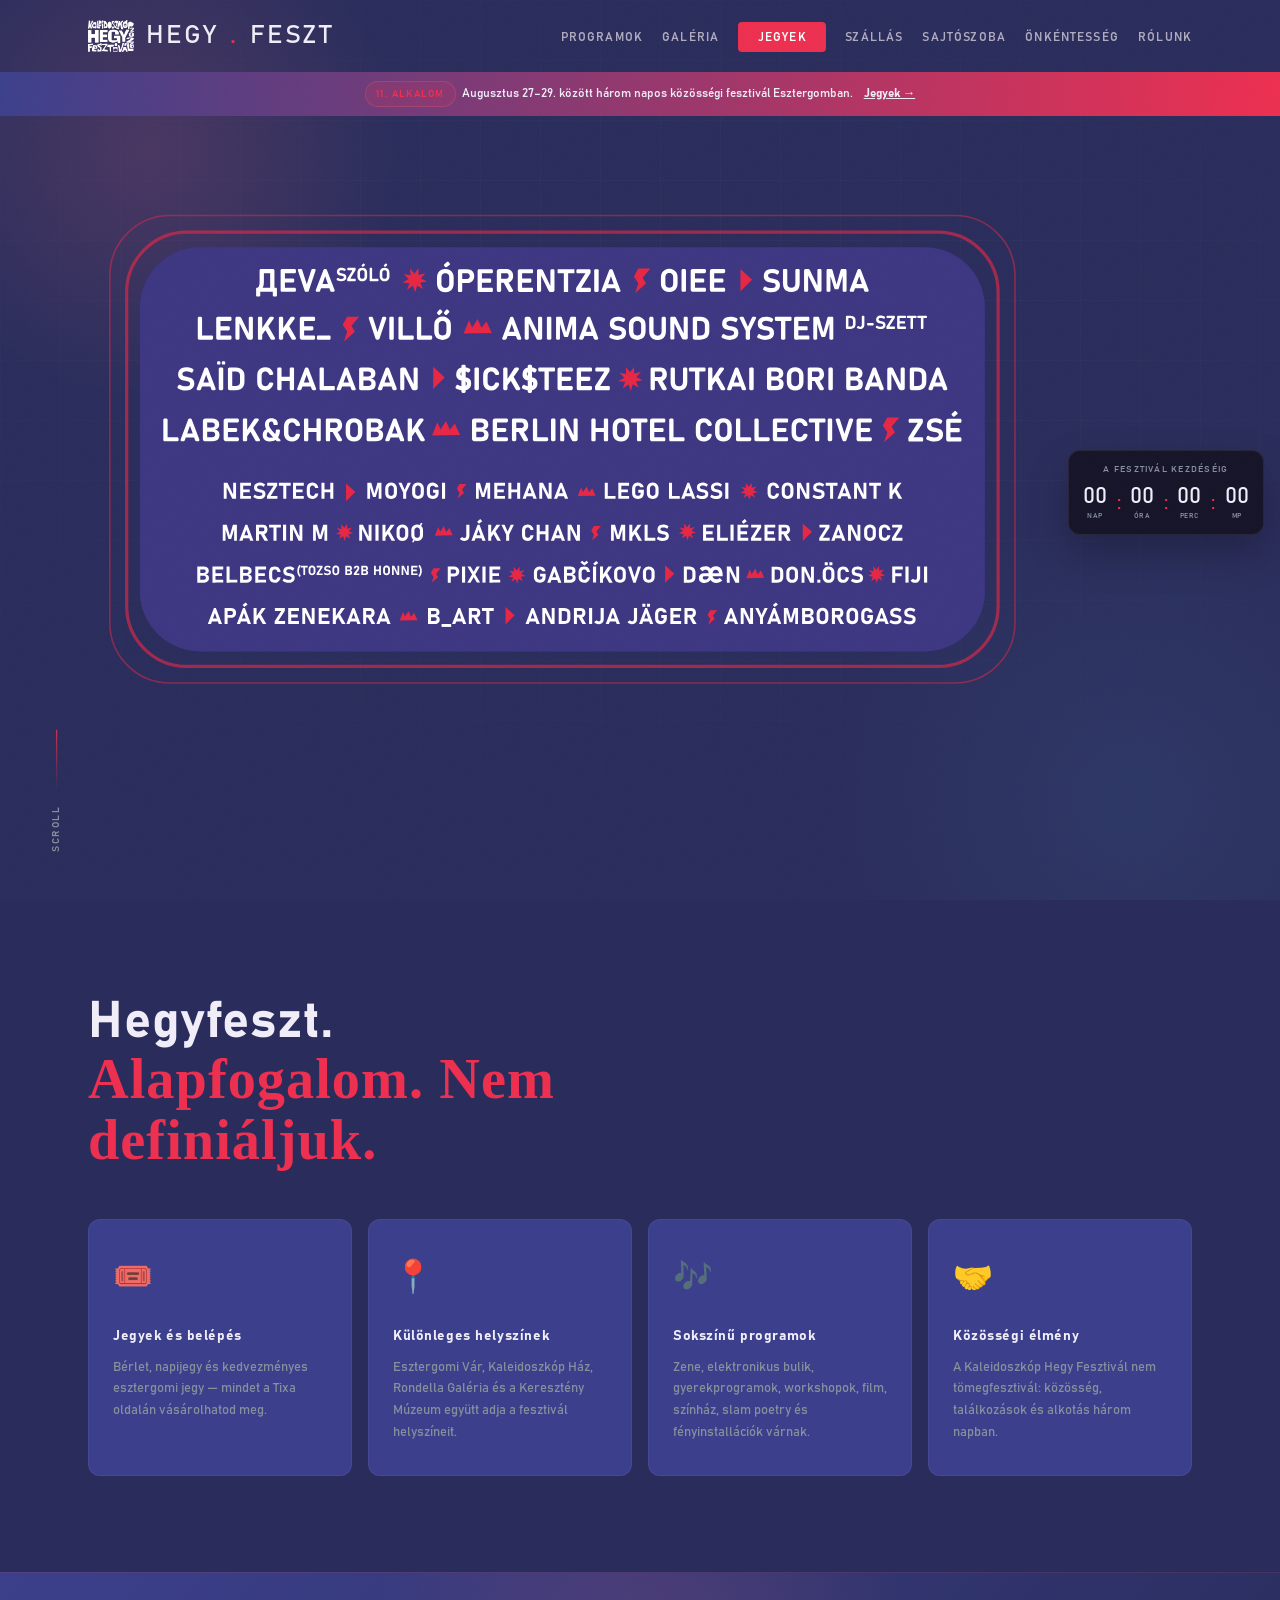
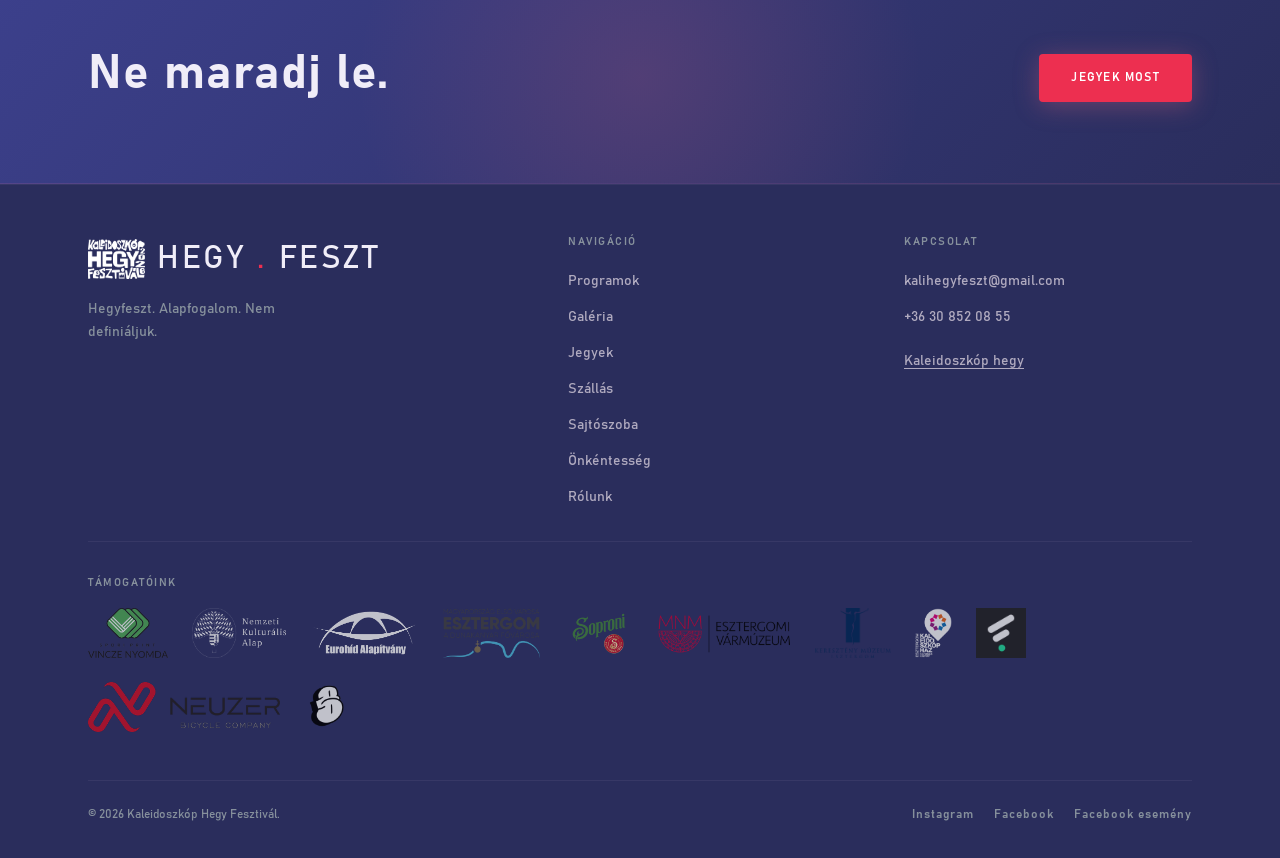
<file: index.html>
<!DOCTYPE html>
<html lang="hu">
<head>
  <meta charset="UTF-8">
  <meta name="viewport" content="width=device-width, initial-scale=1.0">
  <title></title>
  <link rel="stylesheet" href="css/global.css">
  <link rel="stylesheet" href="css/home.css">
</head>
<body>

  <!-- Navigation -->
  <nav class="nav" id="nav"></nav>

  <!-- Hero -->
  <section class="hero" id="hero">
    <div class="hero__bg">
      <div class="glow-cranberry" style="top:-100px;left:-100px;"></div>
      <div class="glow-blue" style="bottom:-200px;right:-150px;"></div>
      <div class="hero__grid"></div>
    </div>
    <div class="hero__announce" id="heroAnnounce"></div>
    <div class="container hero__content">
      <div class="hero__eyebrow reveal" style="display: none;">
        <span class="tag tag--cranberry" id="heroEdition"></span>
        <span class="hero__location" id="heroLocation"></span>
      </div>
      <div class="hero__main">
        <h1 class="hero__headline reveal reveal-delay-1" id="heroHeadline"></h1>
        <div class="hero__side">
          <p class="hero__sub reveal reveal-delay-2" id="heroSub" style="display: none;"></p>
          <div class="hero__ctas reveal reveal-delay-3" id="heroCtas"></div>
          <div class="hero__countdown-inline reveal reveal-delay-4" id="heroCountdownInline">
            <div class="countdown__inner">
              <div class="countdown__label" id="heroCountdownLabel"></div>
              <div class="countdown__units" id="countdownUnitsInline"></div>
            </div>
          </div>
        </div>
      </div>
    </div>
    <div class="hero__scroll">
      <span id="heroScrollLabel"></span>
      <div class="hero__scroll-line"></div>
    </div>
  </section>

  <!-- Features -->
  <section class="features">
    <div class="container">
      <div class="features__header">
        <h2 class="features__title reveal reveal-delay-1" id="featuresTitle"></h2>
      </div>
      <div class="features__grid reveal reveal-delay-2" id="featuresGrid"></div>
    </div>
  </section>

  <!-- CTA Band -->
  <section class="cta-band">
    <div class="glow-cranberry" style="top:50%;left:50%;transform:translate(-50%,-50%);width:700px;height:400px;"></div>
    <div class="container cta-band__inner reveal">
      <div class="cta-band__text">
        <h2 class="cta-band__title" id="ctaBandTitle"></h2>
      </div>
      <a class="btn btn--primary" href="tickets.html" id="ctaBandLink"></a>
    </div>
  </section>

  <!-- Footer -->
  <footer class="footer" id="footer"></footer>

  <!-- Scripts -->
  <script src="data/site.js"></script>
  <script src="data/home.js"></script>
  <script src="js/global.js"></script>
  <script src="js/home.js"></script>
</body>
</html>
</file>
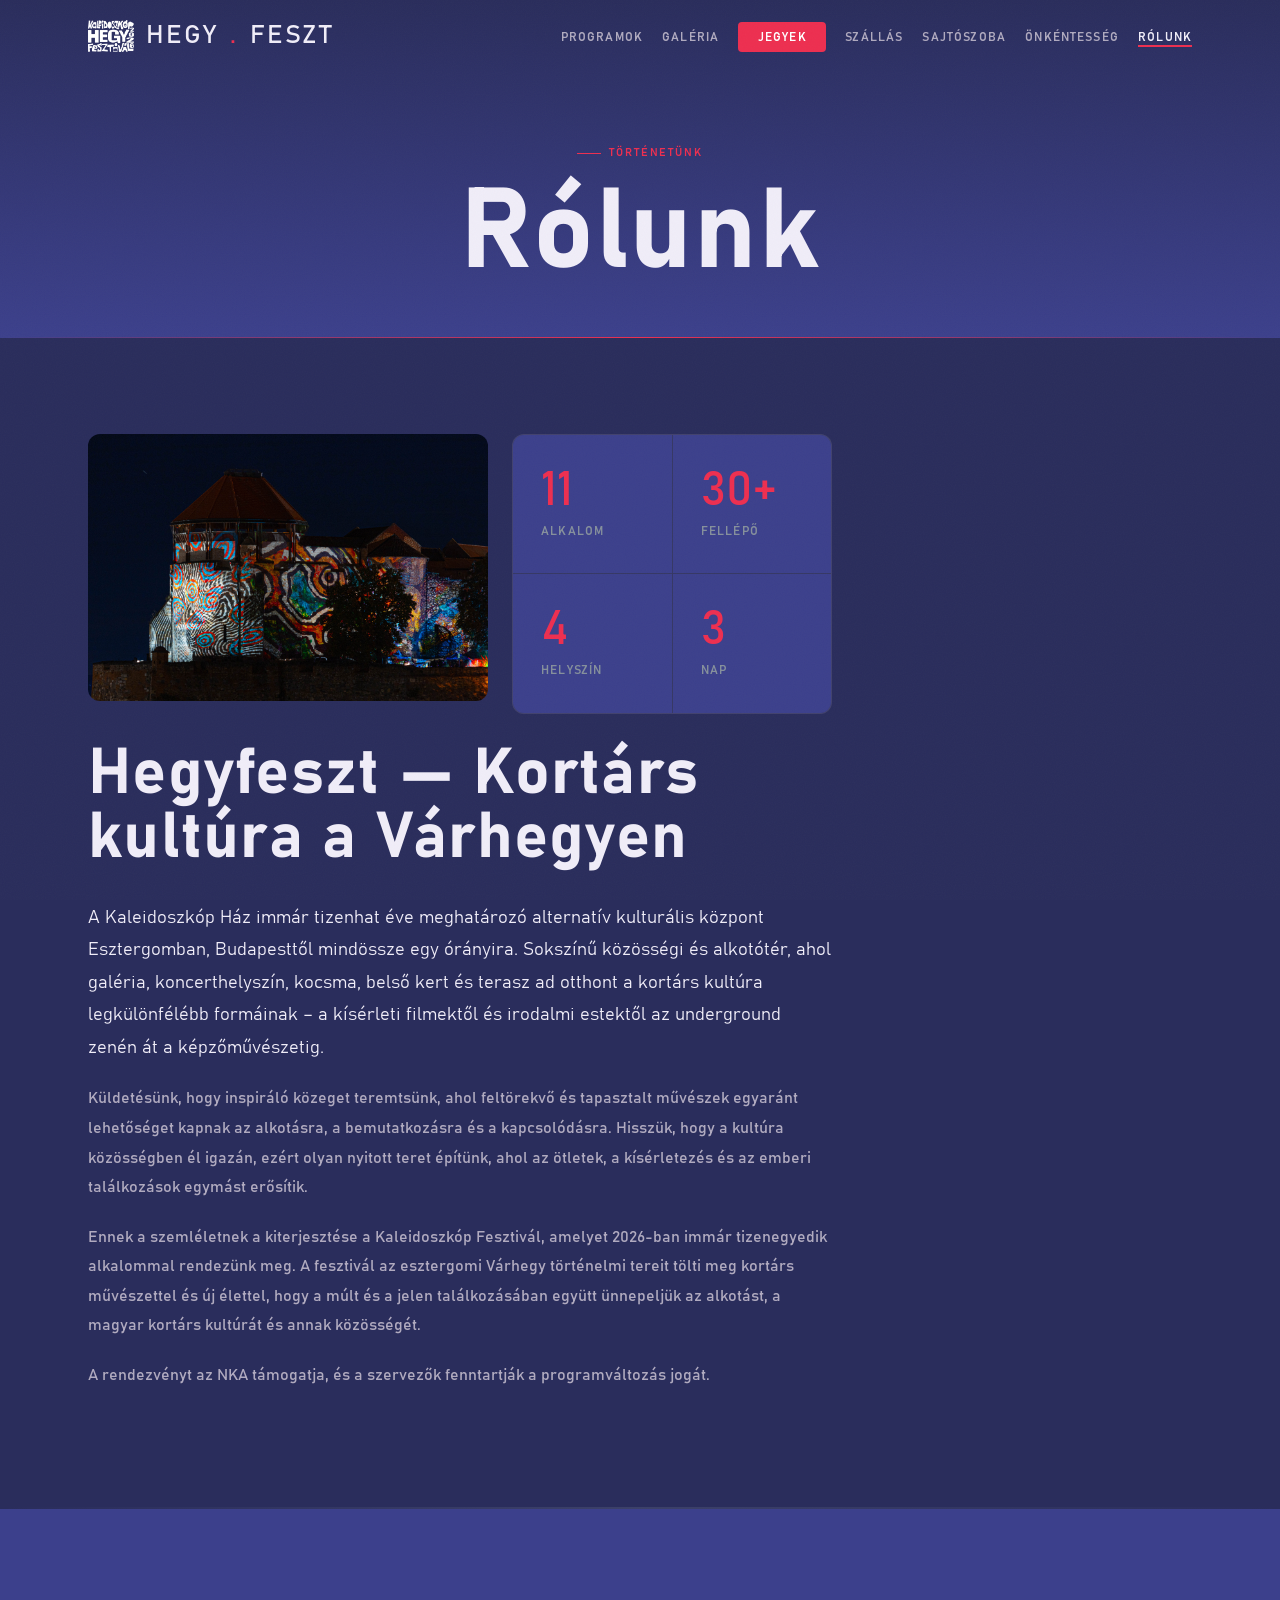
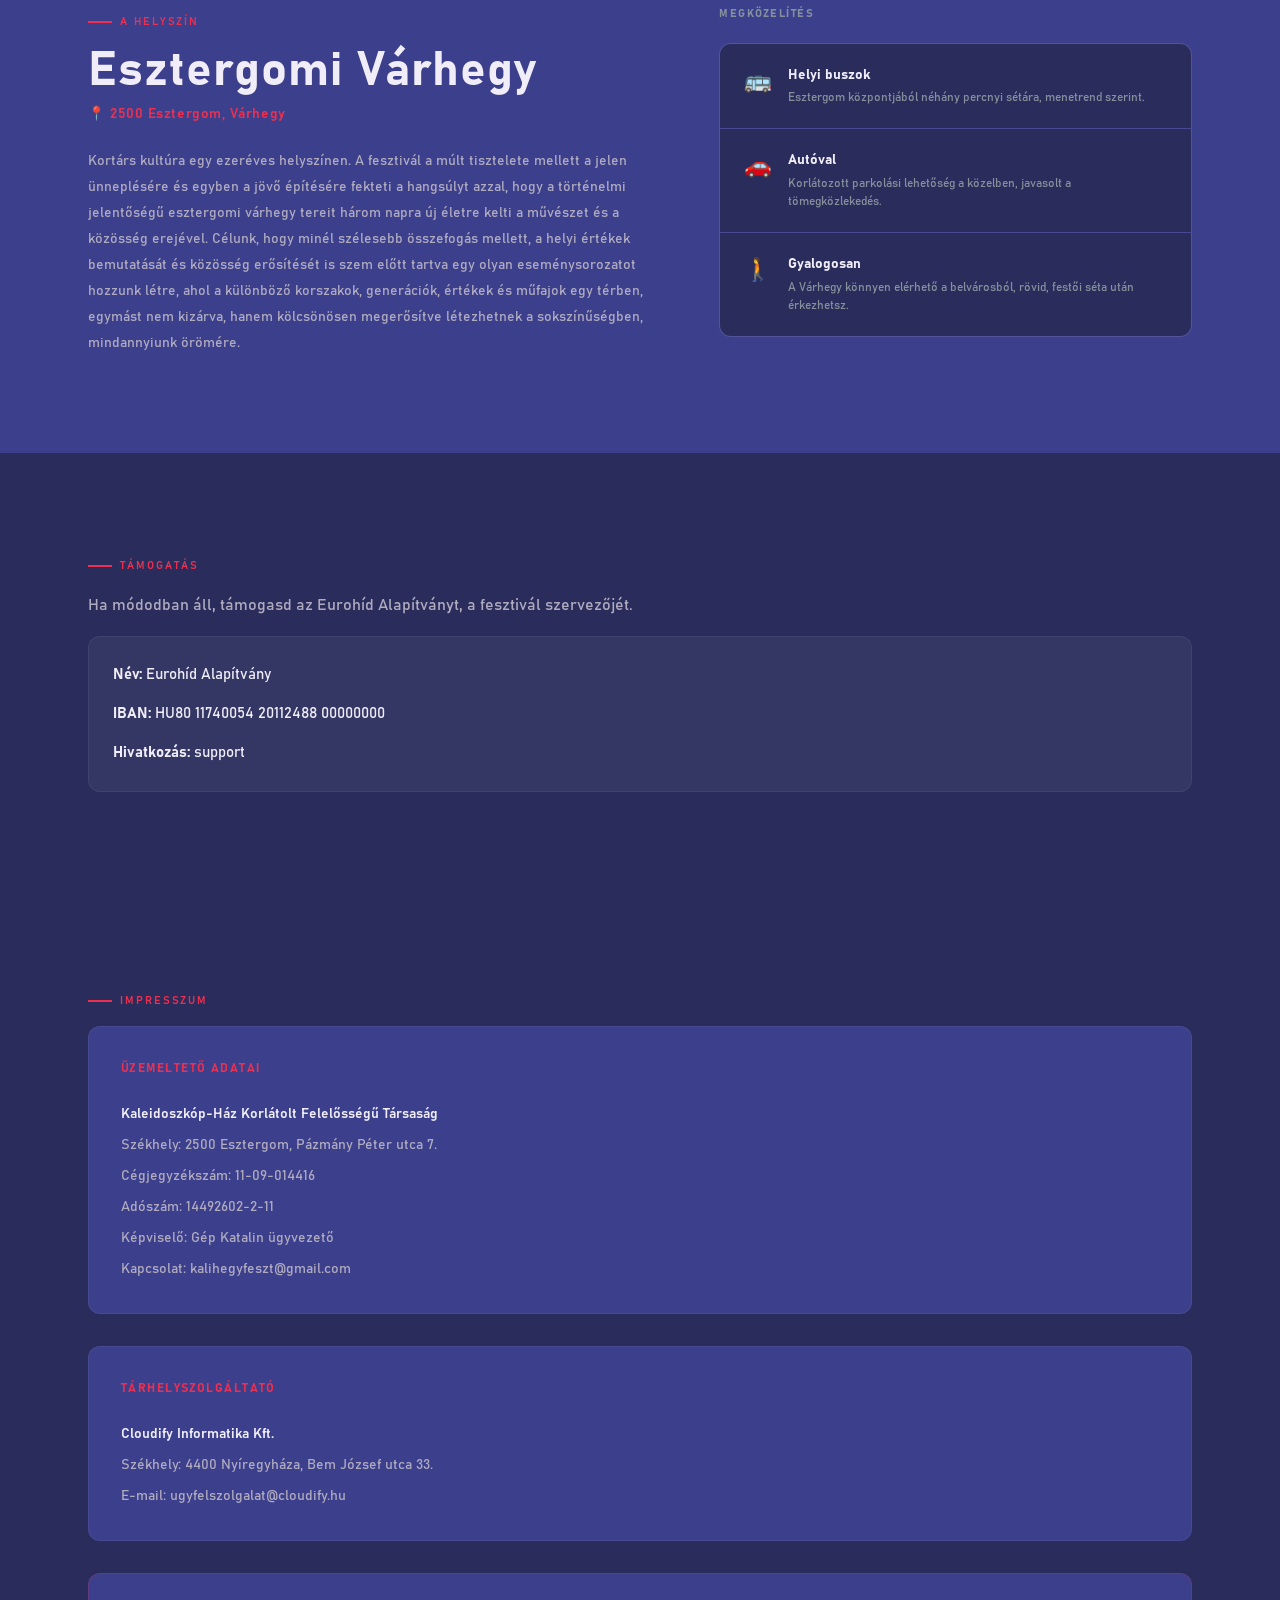
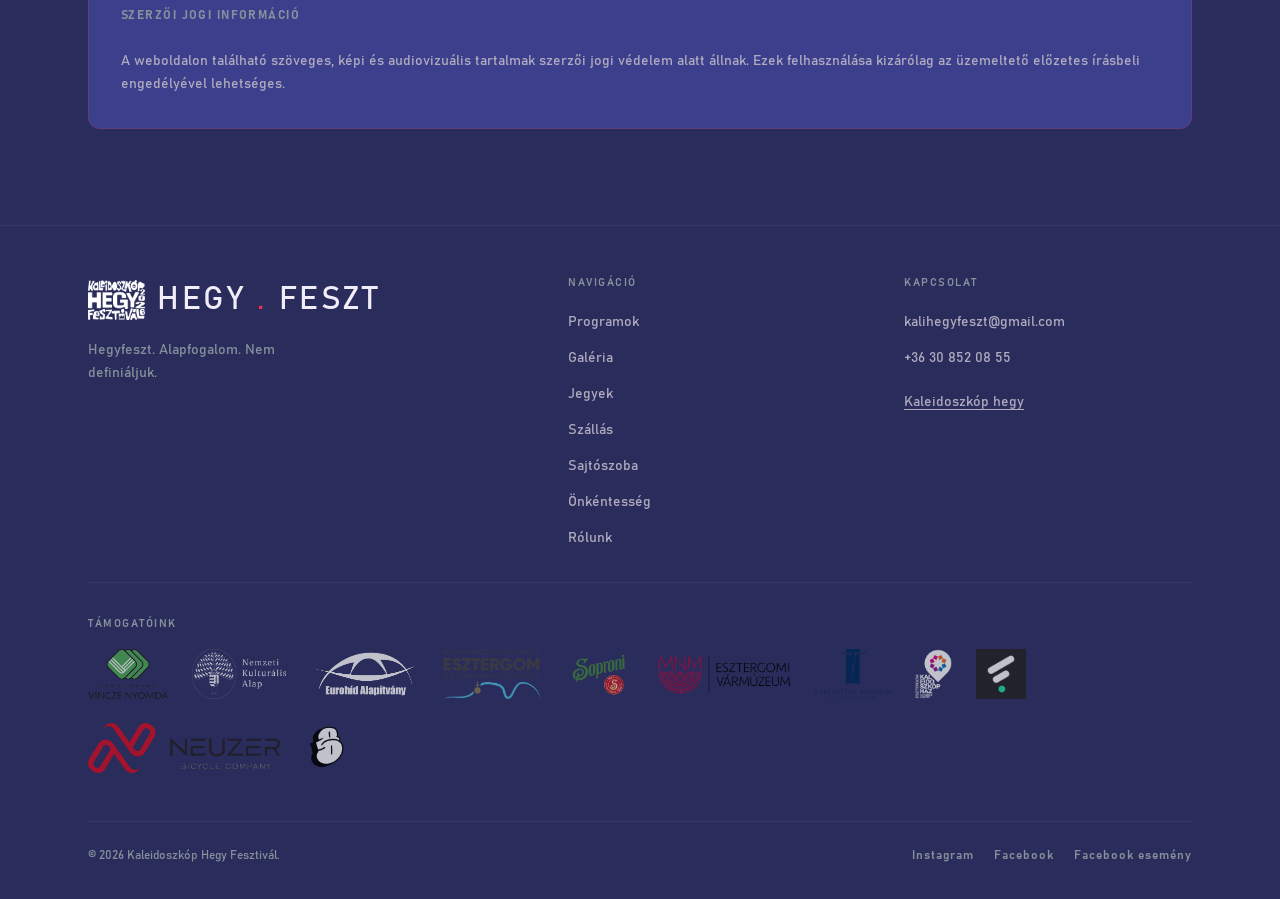
<file: about.html>
<!DOCTYPE html>
<html lang="hu">
<head>
  <meta charset="UTF-8">
  <meta name="viewport" content="width=device-width, initial-scale=1.0">
  <title></title>
  <link rel="stylesheet" href="css/global.css">
  <link rel="stylesheet" href="css/about.css">
</head>
<body>

  <nav class="nav scrolled" id="nav"></nav>

  <header class="page-header">
    <div class="container">
      <div class="section-label" id="aboutPageSectionLabel"></div>
      <h1 class="page-header__title" id="aboutPageTitle"></h1>
    </div>
  </header>

  <!-- Story -->
  <section class="story-section">
    <div class="container story-inner">
      <figure class="about-image-wrap reveal">
        <img id="aboutPageImage" class="about-image" src="images/about.jpg" alt="Hegyfeszt és a Kaleidoszkóp Ház">
      </figure>
      <div class="story-text" id="storyText"></div>
      <div class="story-stats" id="storyStats"></div>
    </div>
  </section>

  <div class="divider"></div>

  <div class="divider"></div>
  <!-- Venue -->
  <section class="venue-section">
    <div class="container">
      <div class="venue-inner">
        <div class="venue-text reveal reveal-delay-1" id="venueText"></div>
        <div class="venue-transport reveal reveal-delay-2" id="venueTransport"></div>
      </div>
    </div>
  </section>

  <!-- Support -->
  <section class="support-section">
    <div class="container">
      <div class="section-label reveal" id="supportSectionLabel"></div>
      <div class="support-content reveal reveal-delay-1" id="supportContent"></div>
    </div>
  </section>

  <!-- Impresszum -->
  <section class="impresszum-section">
    <div class="container">
      <div class="section-label reveal" id="impressumSectionLabel"></div>
      <div class="impressum-content reveal reveal-delay-1" id="impressumContent"></div>
    </div>
  </section>

  <footer class="footer" id="footer"></footer>

  <script src="data/site.js"></script>
  <script src="data/about.js"></script>
  <script src="js/global.js"></script>
  <script src="js/about.js"></script>
</body>
</html>
</file>
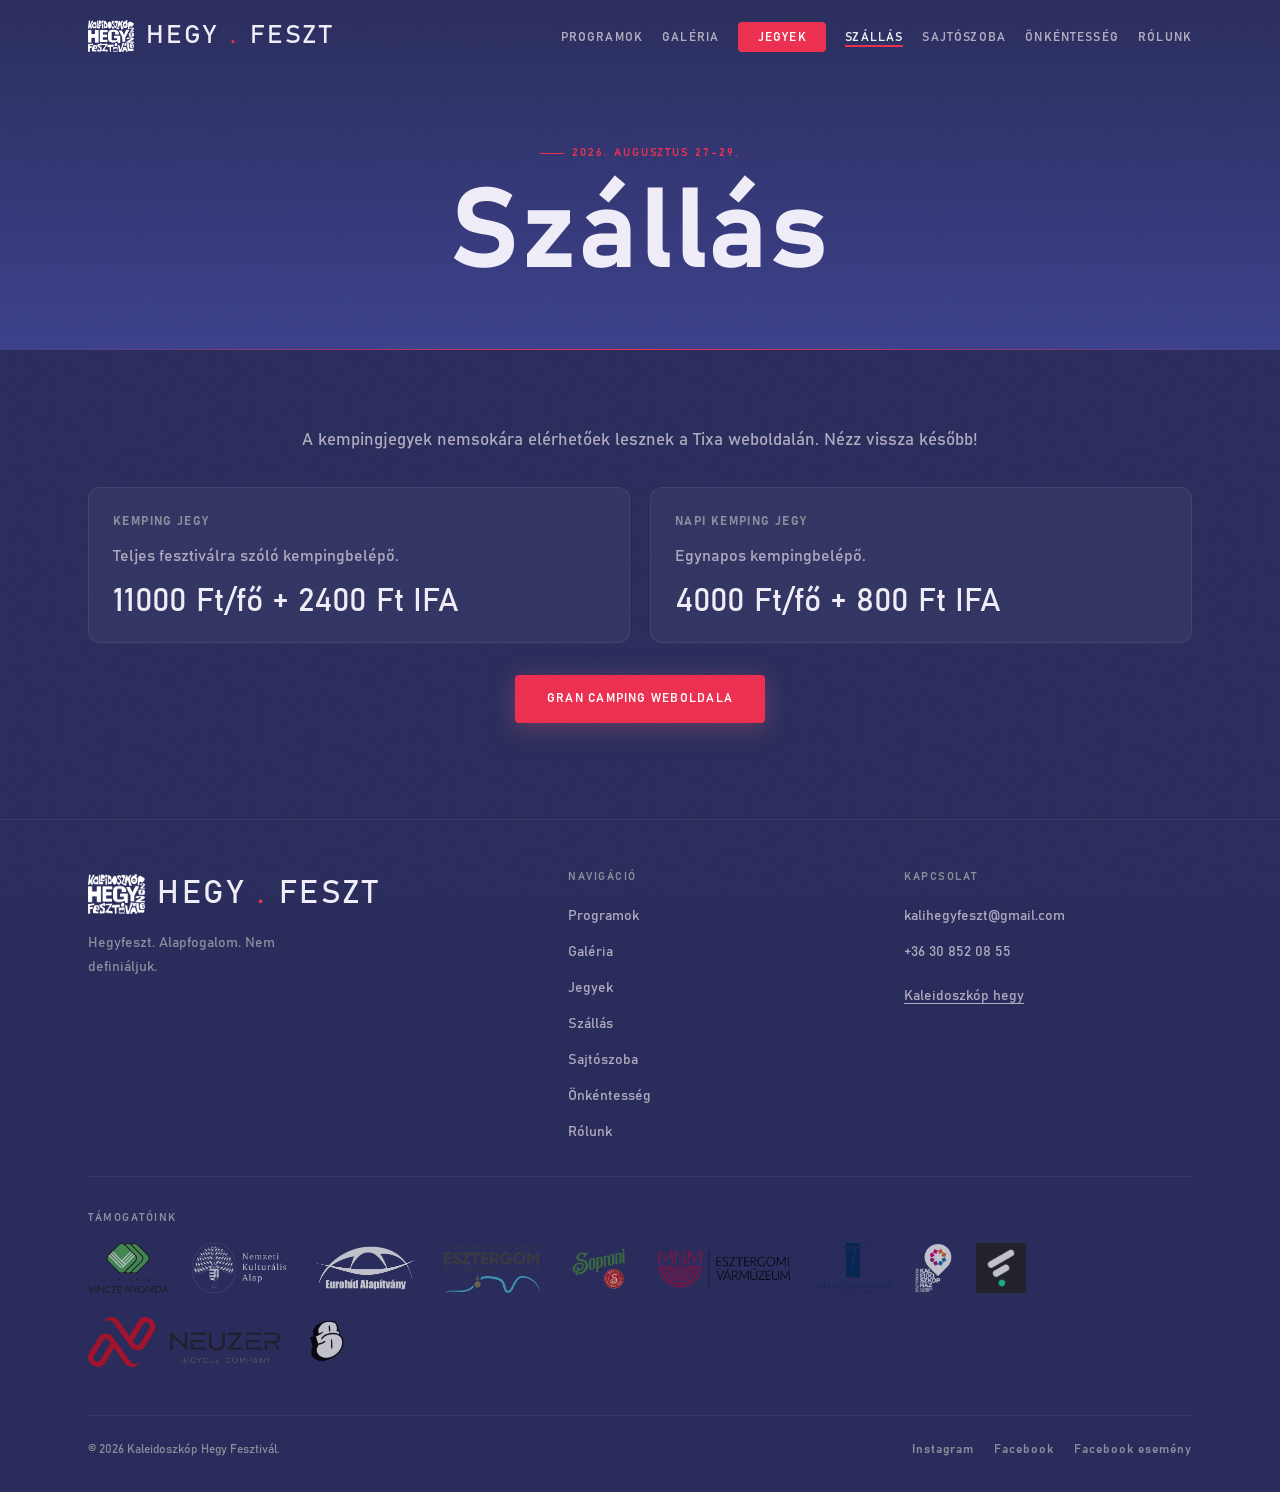
<file: camping.html>
<!DOCTYPE html>
<html lang="hu">
<head>
  <meta charset="UTF-8">
  <meta name="viewport" content="width=device-width, initial-scale=1.0">
  <title></title>
  <link rel="stylesheet" href="css/global.css">
  <link rel="stylesheet" href="css/camping.css">
</head>
<body>
  <nav class="nav scrolled" id="nav"></nav>

  <header class="page-header">
    <div class="container">
      <div class="section-label" id="campingPageSectionLabel"></div>
      <h1 class="page-header__title" id="campingPageTitle"></h1>
      <p class="page-header__sub" id="campingPageSubtitle"></p>
    </div>
  </header>

  <main>
    <section class="camping-section">
      <div class="container">
        <div class="camping-intro reveal">
          <p id="campingIntro"></p>
        </div>
        <div class="camping-grid reveal reveal-delay-1" id="campingGrid"></div>
        <div class="camping-note reveal reveal-delay-2" id="campingNote"></div>
        <div class="camping-actions reveal reveal-delay-3">
          <a class="btn btn--primary" id="campingLink" href="#" target="_blank" rel="noopener"></a>
        </div>
      </div>
    </section>
  </main>

  <footer class="footer" id="footer"></footer>

  <script src="data/site.js"></script>
  <script src="data/camping.js"></script>
  <script src="js/global.js"></script>
  <script src="js/camping.js"></script>
</body>
</html>
</file>
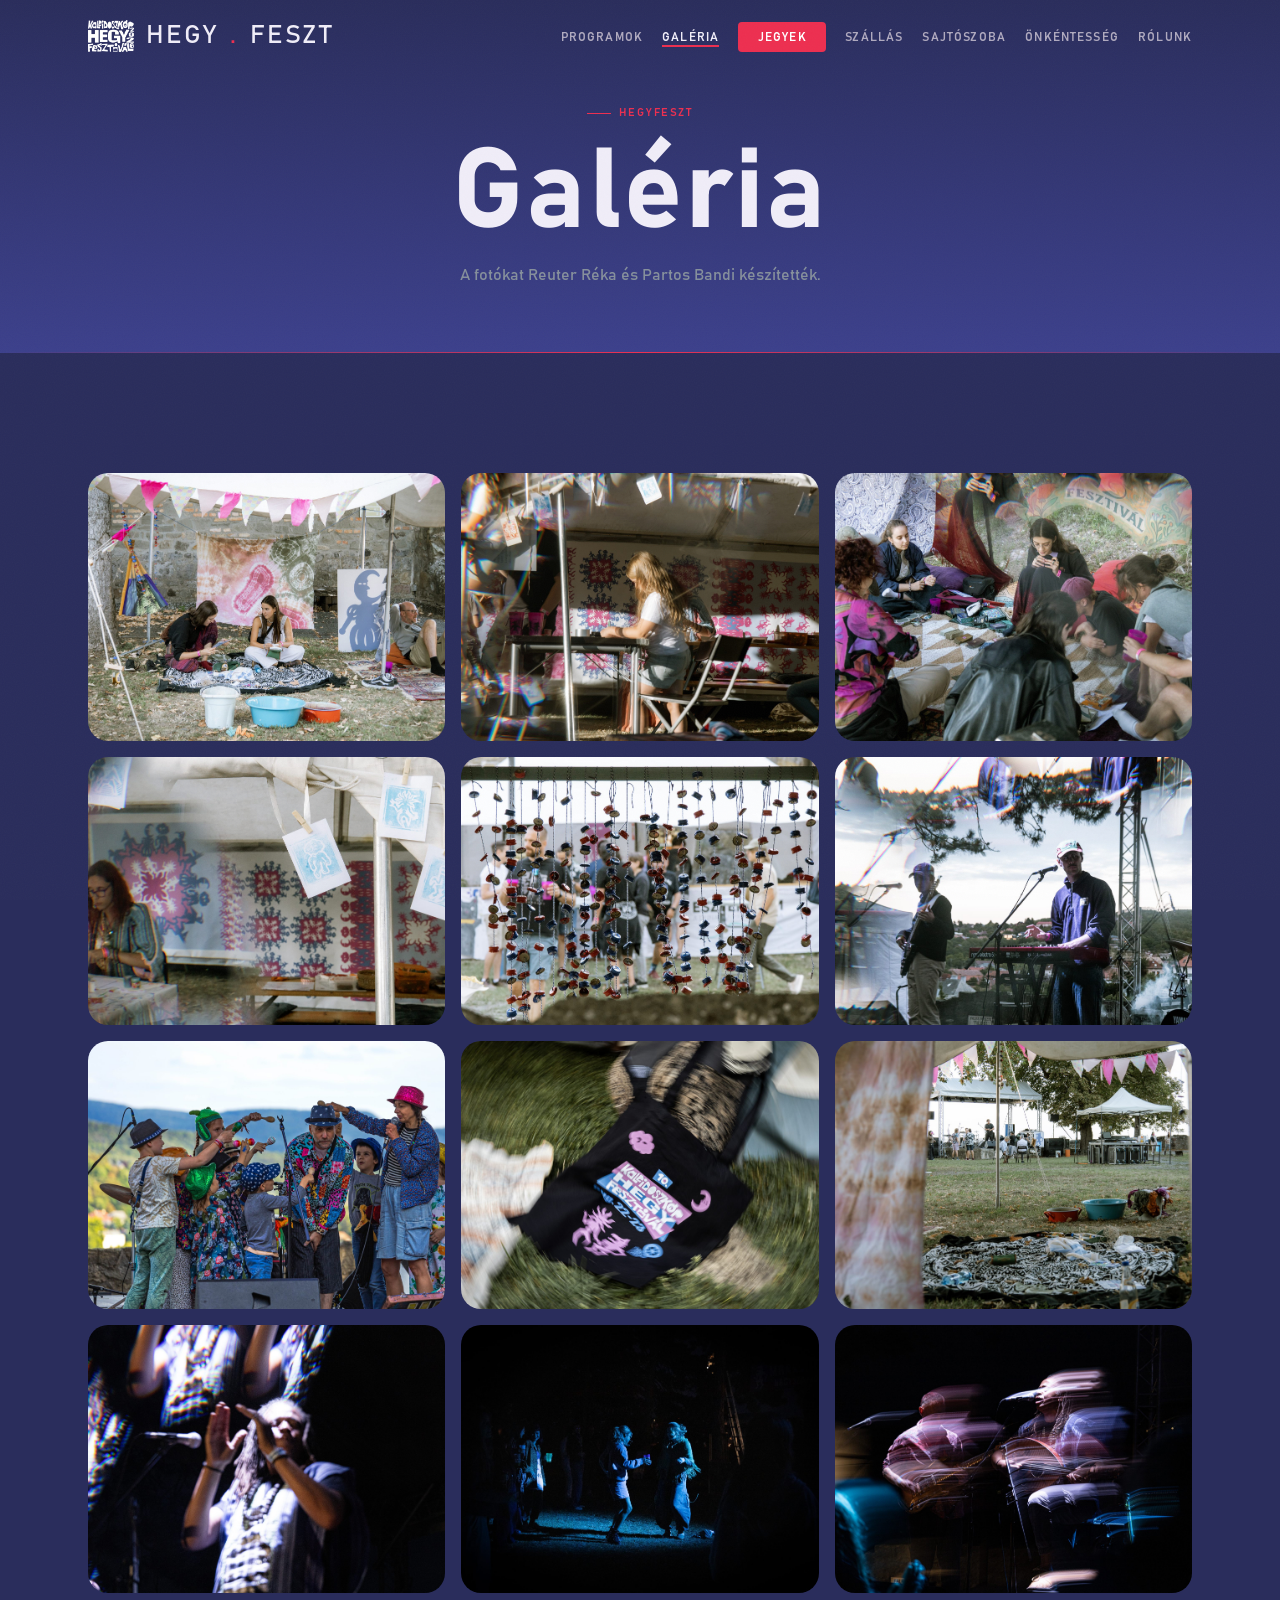
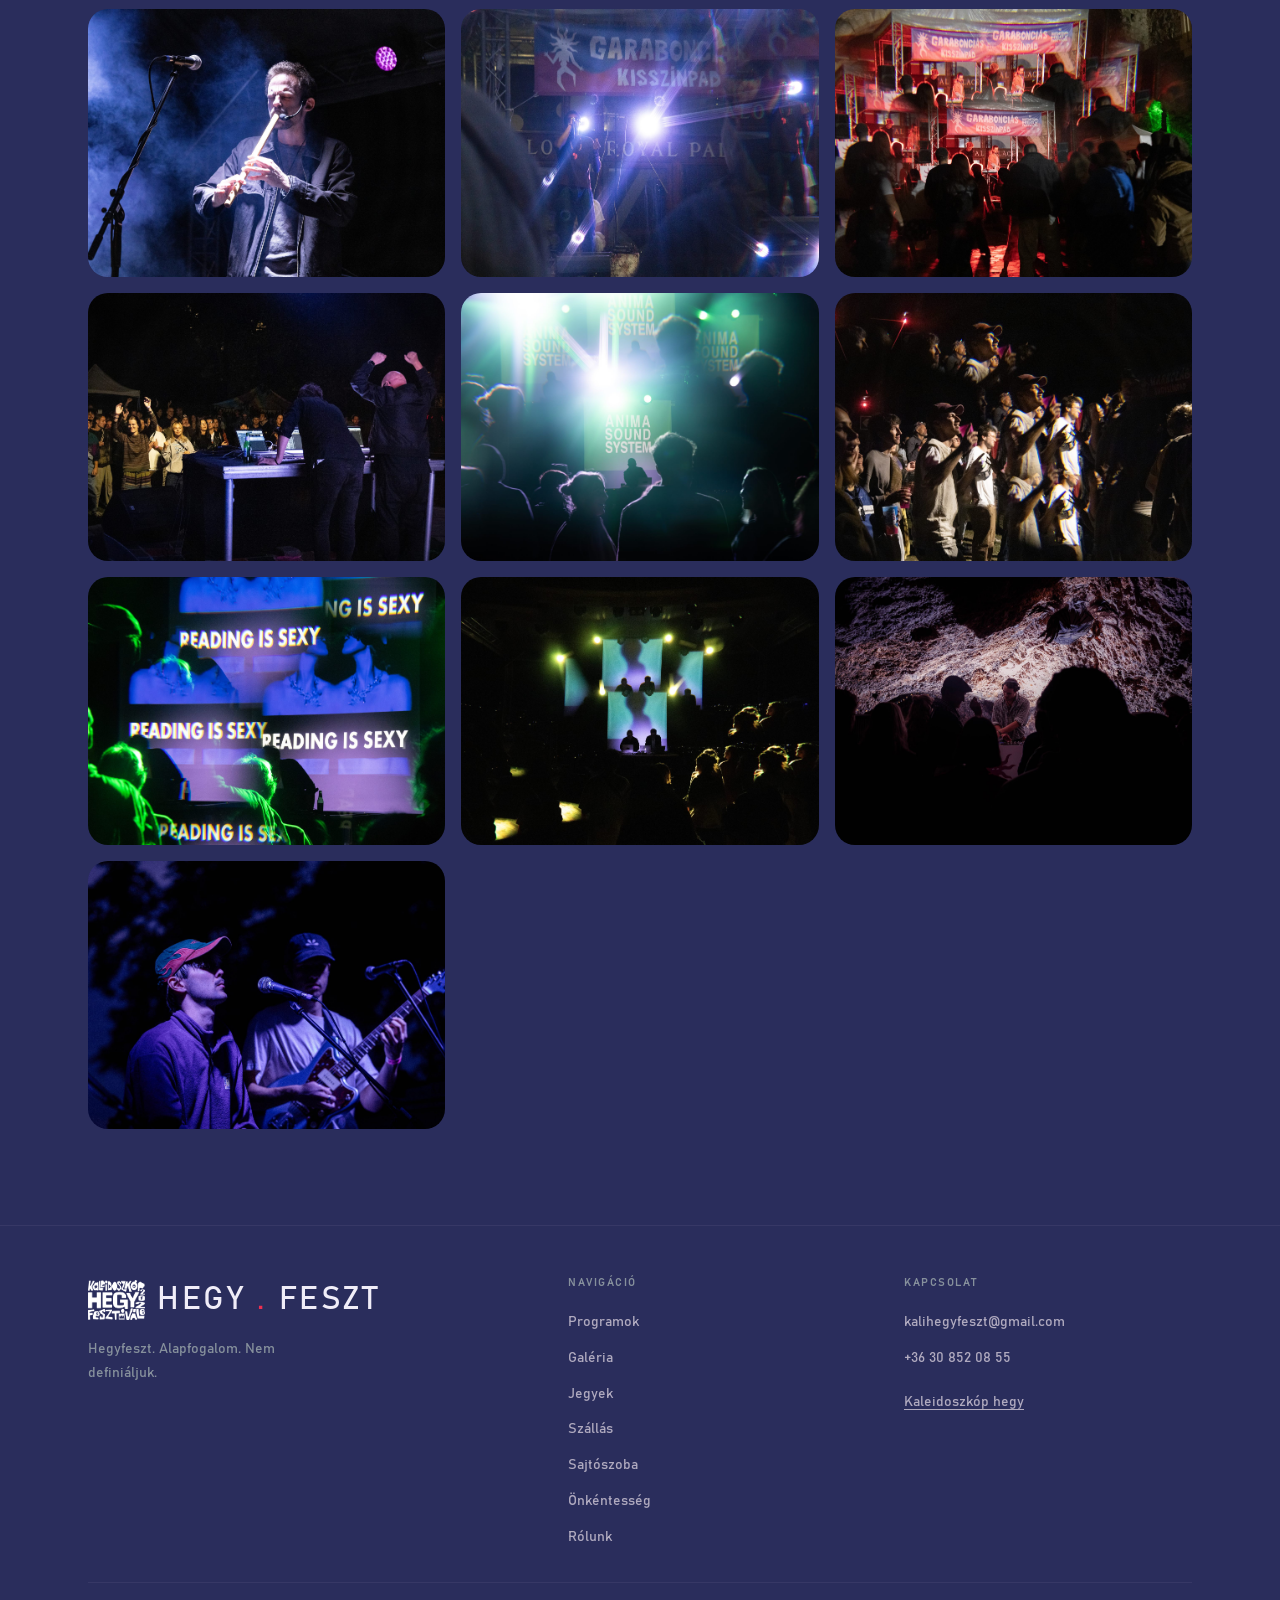
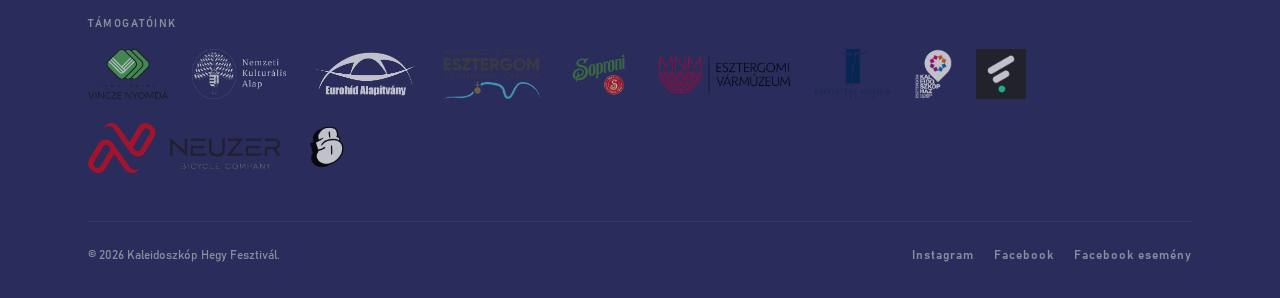
<file: gallery.html>
<!DOCTYPE html>
<html lang="hu">
<head>
  <meta charset="UTF-8">
  <meta name="viewport" content="width=device-width, initial-scale=1.0">
  <title></title>
  <link rel="stylesheet" href="css/global.css">
  <link rel="stylesheet" href="css/gallery.css">
</head>
<body>

  <nav class="nav scrolled" id="nav"></nav>

  <header class="page-header gallery-page">
    <div class="container">
      <div class="section-label" id="gallerySectionLabel"></div>
      <h1 class="page-header__title" id="galleryHeading"></h1>
      <p class="page-header__sub" id="gallerySub"></p>
    </div>
  </header>

  <section class="gallery-section">
    <div class="container">
      <p class="gallery-credit reveal" id="galleryCredit"></p>
      <div class="gallery-grid" id="galleryGrid"></div>
    </div>
  </section>

  <div class="gallery-modal" id="galleryModal" aria-hidden="true">
    <button class="gallery-modal__close" id="galleryModalClose" type="button" aria-label="Bezárás">×</button>
    <img class="gallery-modal__image" id="galleryModalImage" alt="">
  </div>

  <footer class="footer" id="footer"></footer>

  <script src="data/site.js"></script>
  <script src="data/gallery.js"></script>
  <script src="js/global.js"></script>
  <script src="js/gallery.js"></script>
</body>
</html>
</file>
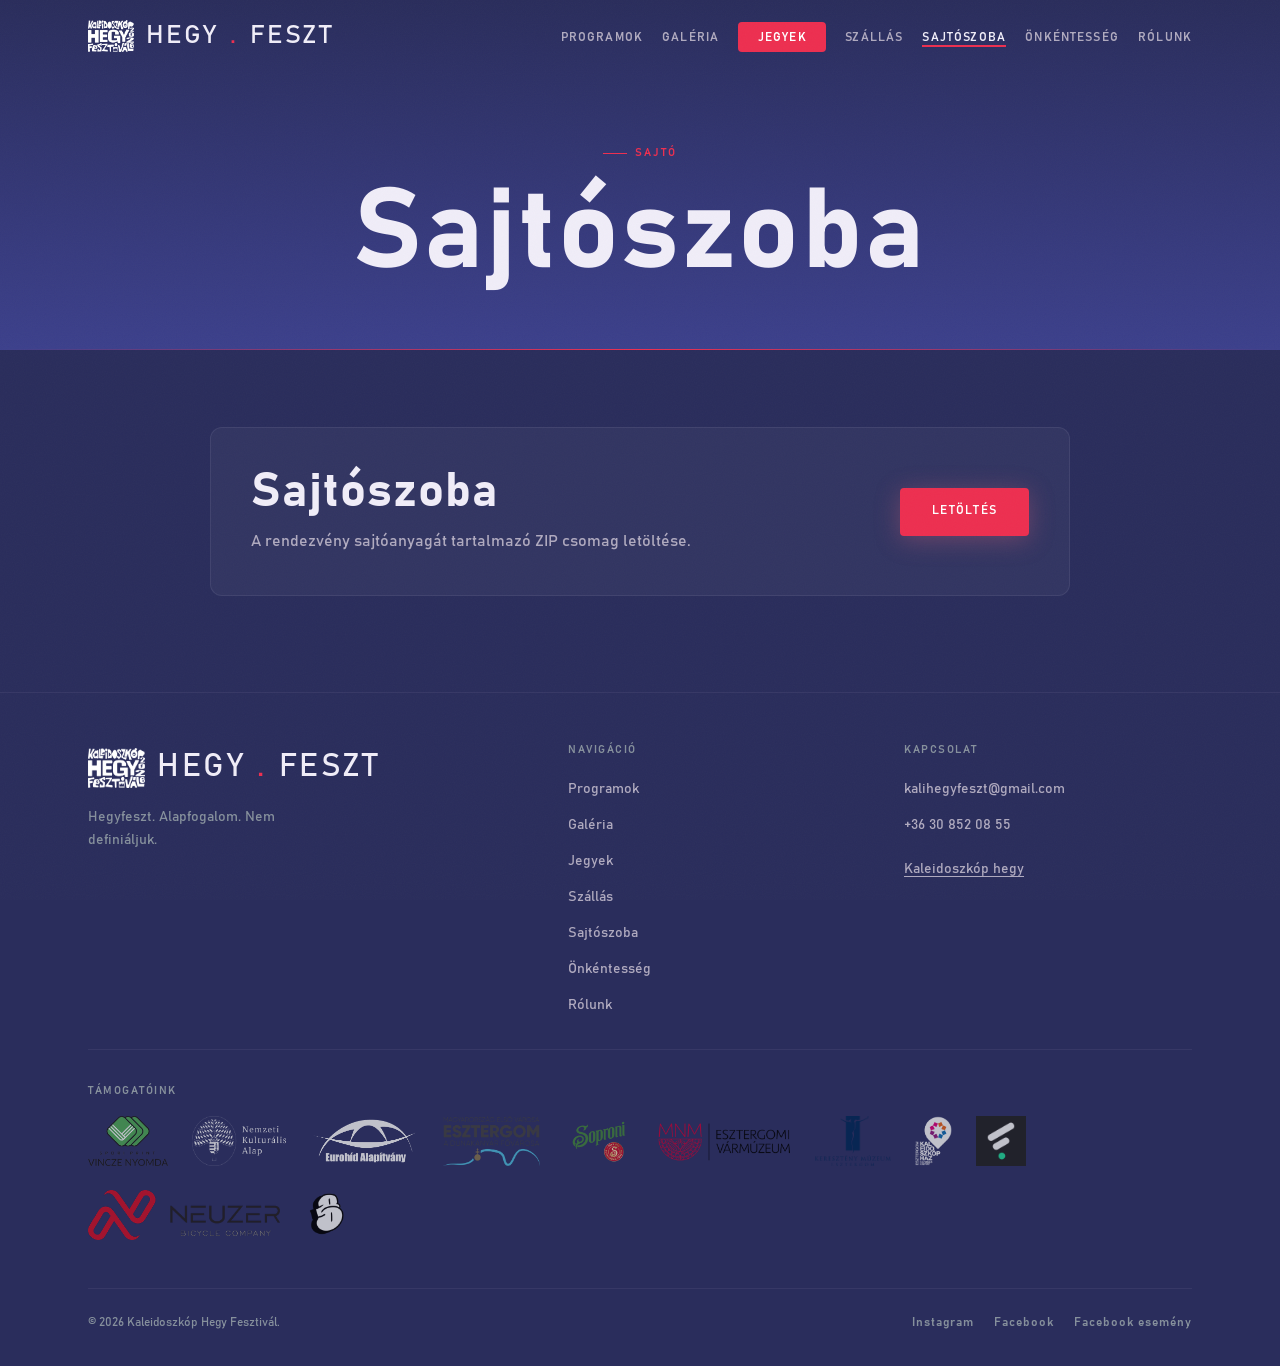
<file: pressroom.html>
<!DOCTYPE html>
<html lang="hu">
<head>
  <meta charset="UTF-8">
  <meta name="viewport" content="width=device-width, initial-scale=1.0">
  <title></title>
  <link rel="stylesheet" href="css/global.css">
  <link rel="stylesheet" href="css/pressroom.css">
</head>
<body>
  <nav class="nav scrolled" id="nav"></nav>

  <header class="page-header">
    <div class="container">
      <div class="section-label" id="pressroomPageSectionLabel"></div>
      <h1 class="page-header__title" id="pressroomPageTitle"></h1>
      <p class="page-header__sub" id="pressroomPageSubtitle"></p>
    </div>
  </header>

  <main>
    <section class="pressroom-section">
      <div class="container">
        <div class="pressroom-card reveal">
          <div class="pressroom-copy">
            <h2 id="pressroomTitle"></h2>
            <p id="pressroomDescription"></p>
          </div>
          <div class="pressroom-actions">
            <a class="btn btn--primary" id="downloadPressroom" href="#" download="hegyfeszt_sajtoanyag.zip"></a>
          </div>
        </div>
      </div>
    </section>
  </main>

  <footer class="footer" id="footer"></footer>

  <script src="data/site.js"></script>
  <script src="data/pressroom.js"></script>
  <script src="js/global.js"></script>
  <script src="js/pressroom.js"></script>
</body>
</html>
</file>
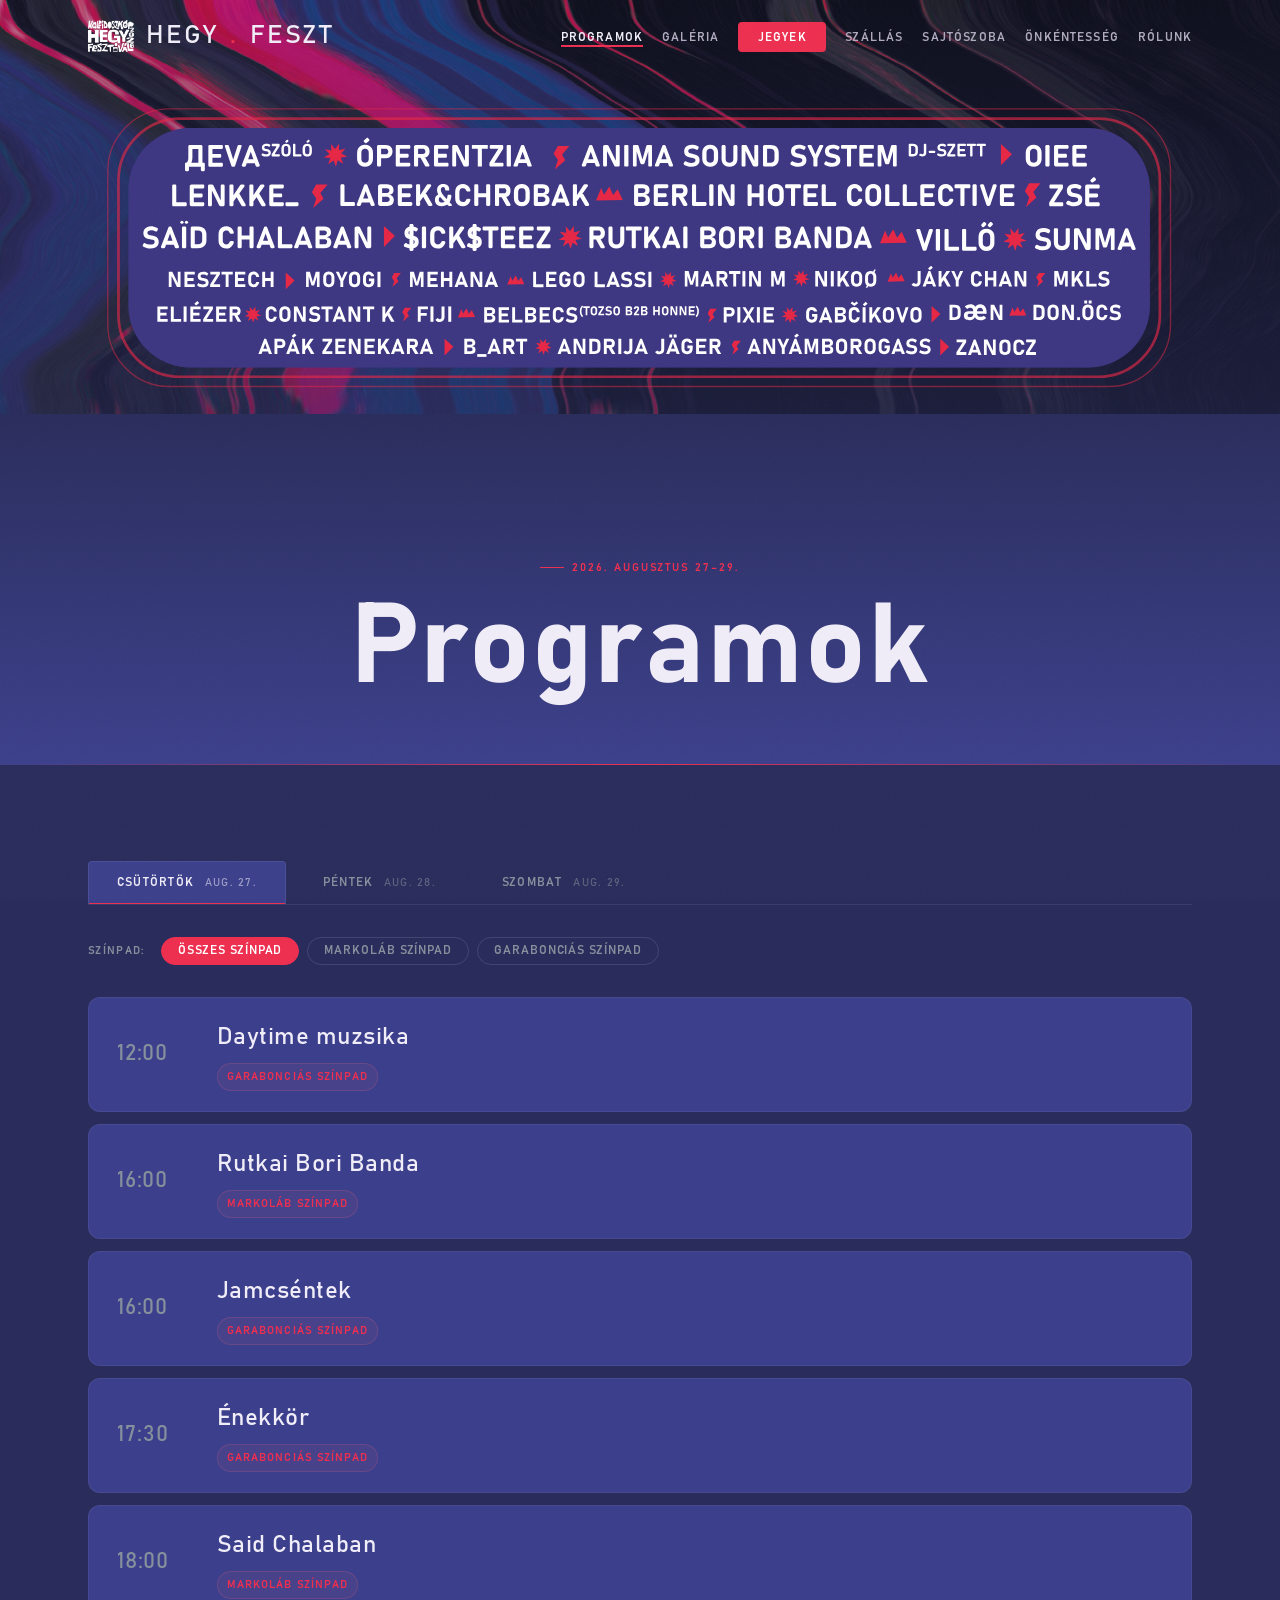
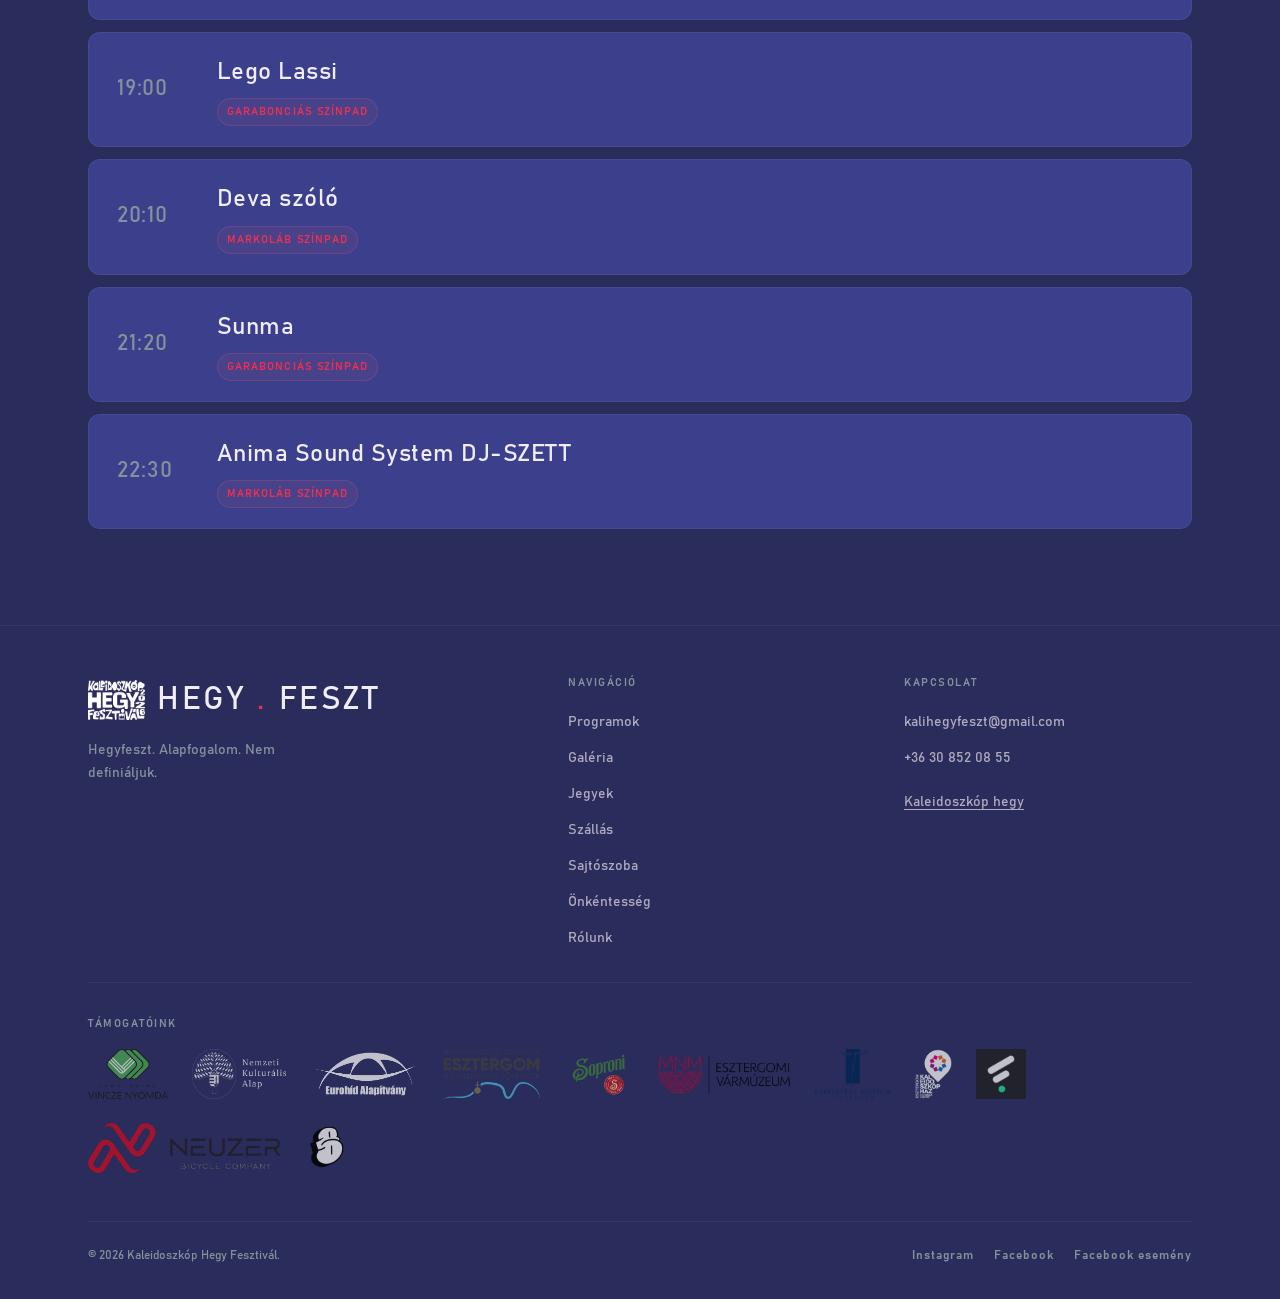
<file: schedule.html>
<!DOCTYPE html>
<html lang="hu">
<head>
  <meta charset="UTF-8">
  <meta name="viewport" content="width=device-width, initial-scale=1.0">
  <title>Programok</title>
  <link rel="stylesheet" href="css/global.css">
  <link rel="stylesheet" href="css/schedule.css">
</head>
<body>

  <nav class="nav scrolled" id="nav"></nav>

  <main class="programs-hero">
    <div class="container">
      <img class="programs-hero__image" src="images/logos/logo-lineup-long.svg" alt="Hegyfeszt programok">
    </div>
  </main>

  <header class="page-header">
    <div class="container">
      <div class="section-label" id="schedulePageSectionLabel"></div>
      <h1 class="page-header__title" id="schedulePageTitle"></h1>
      <p class="page-header__sub" id="schedulePageSubtitle"></p>
    </div>
  </header>

  <section class="schedule-section">
    <div class="container">
      <!-- Day Tabs -->
      <div class="schedule-tabs" id="scheduleTabs"></div>

      <!-- Stage Filter -->
      <div class="schedule-filters" id="scheduleFilters"></div>

      <!-- Grid -->
      <div class="schedule-grid" id="scheduleGrid"></div>
    </div>
  </section>

  <footer class="footer" id="footer"></footer>

  <script src="data/site.js"></script>
  <script src="data/schedule.js"></script>
  <script src="js/global.js"></script>
  <script src="js/schedule.js"></script>
</body>
</html>
</file>
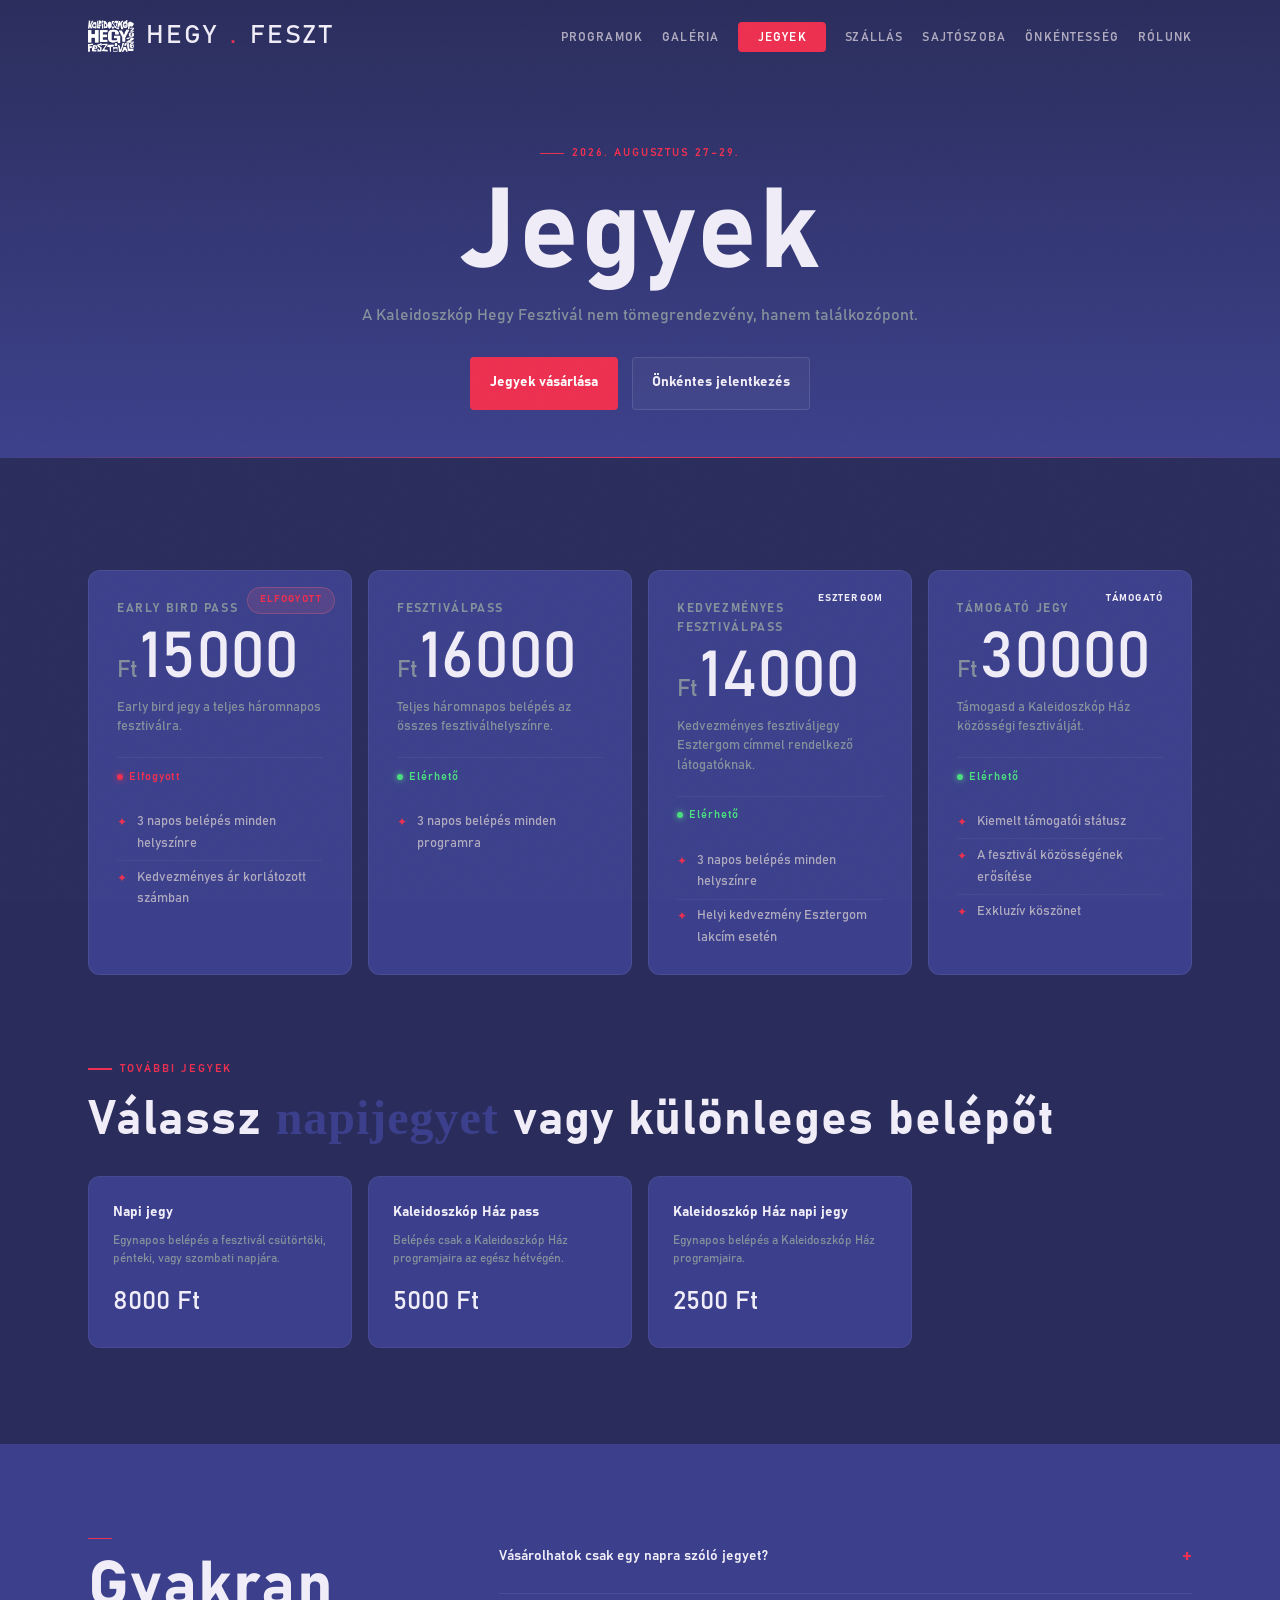
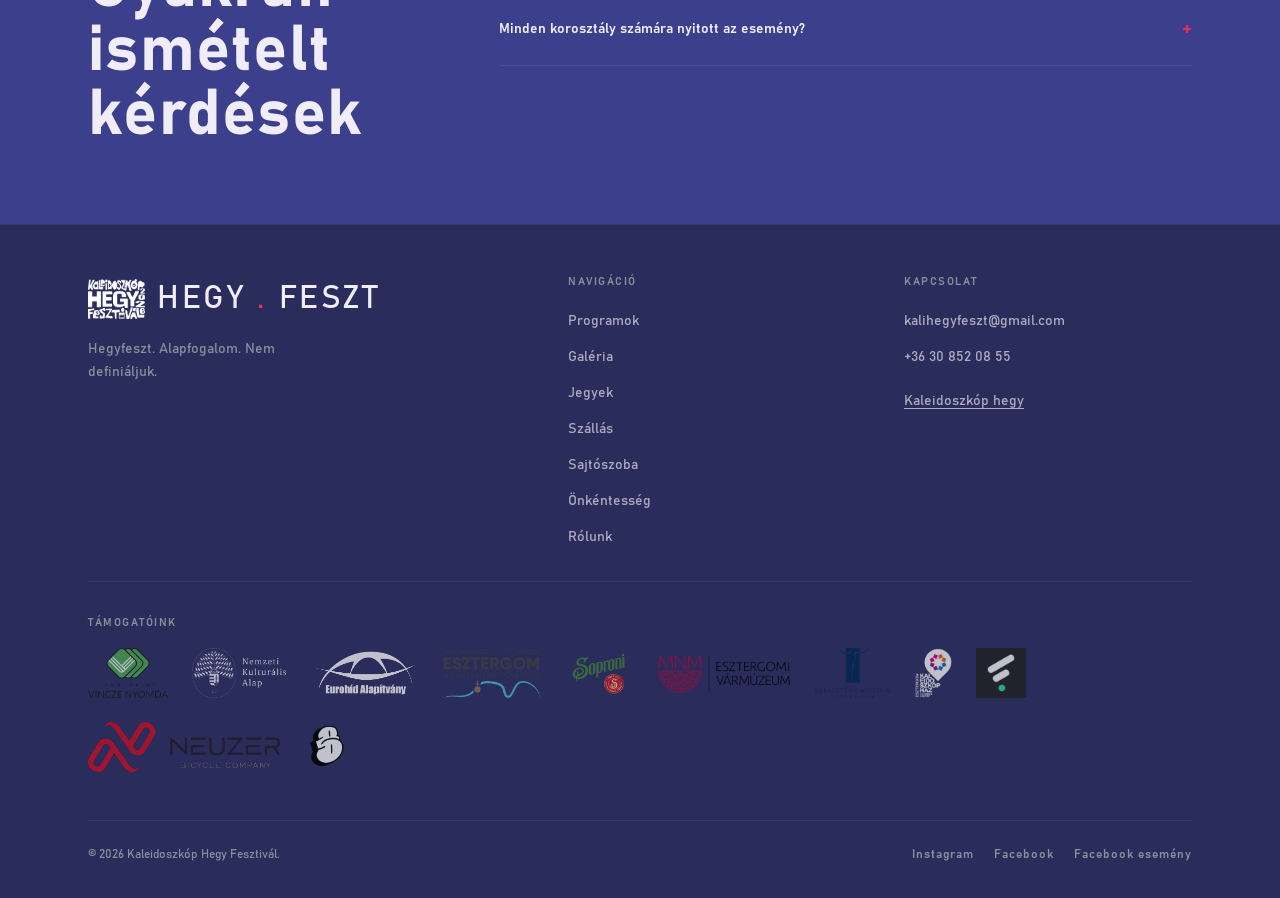
<file: tickets.html>
<!DOCTYPE html>
<html lang="hu">
<head>
  <meta charset="UTF-8">
  <meta name="viewport" content="width=device-width, initial-scale=1.0">
  <title></title>
  <link rel="stylesheet" href="css/global.css">
  <link rel="stylesheet" href="css/tickets.css">
</head>
<body>

  <nav class="nav scrolled" id="nav"></nav>

  <header class="page-header">
    <div class="container">
      <div class="section-label" id="ticketsPageSectionLabel"></div>
      <h1 class="page-header__title" id="ticketsPageTitle"></h1>
      <p class="page-header__sub" id="ticketNotice"></p>
      <div class="page-tabs reveal reveal-delay-1">
        <a class="page-tab page-tab--active" id="buyTicketsLink" href="#" target="_blank" rel="noopener"></a>
        <a class="page-tab" id="volunteerLink" href="#" target="_blank" rel="noopener"></a>
      </div>
    </div>
  </header>

  <!-- Ticket tiers -->
  <section class="tickets-section">
    <div class="container">
      <div class="tickets-grid reveal" id="ticketsGrid"></div>
    </div>
  </section>

  <!-- Add-ons -->
  <section class="addons-section">
    <div class="container">
      <div class="section-label reveal" id="addonsSectionLabel"></div>
      <h2 class="addons-title reveal reveal-delay-1" id="addonsSectionTitle"></h2>
      <div class="addons-grid reveal reveal-delay-2" id="addonsGrid"></div>
    </div>
  </section>

  <!-- FAQ -->
  <section class="faq-section">
    <div class="container faq-inner">
      <div>
        <div class="section-label reveal" id="faqSectionLabel"></div>
        <h2 class="faq-title reveal reveal-delay-1" id="faqSectionTitle"></h2>
      </div>
      <div class="faq-list reveal reveal-delay-2" id="faqList"></div>
    </div>
  </section>

  <footer class="footer" id="footer"></footer>

  <script src="data/site.js"></script>
  <script src="data/tickets.js"></script>
  <script src="js/global.js"></script>
  <script src="js/tickets.js"></script>
</body>
</html>
</file>
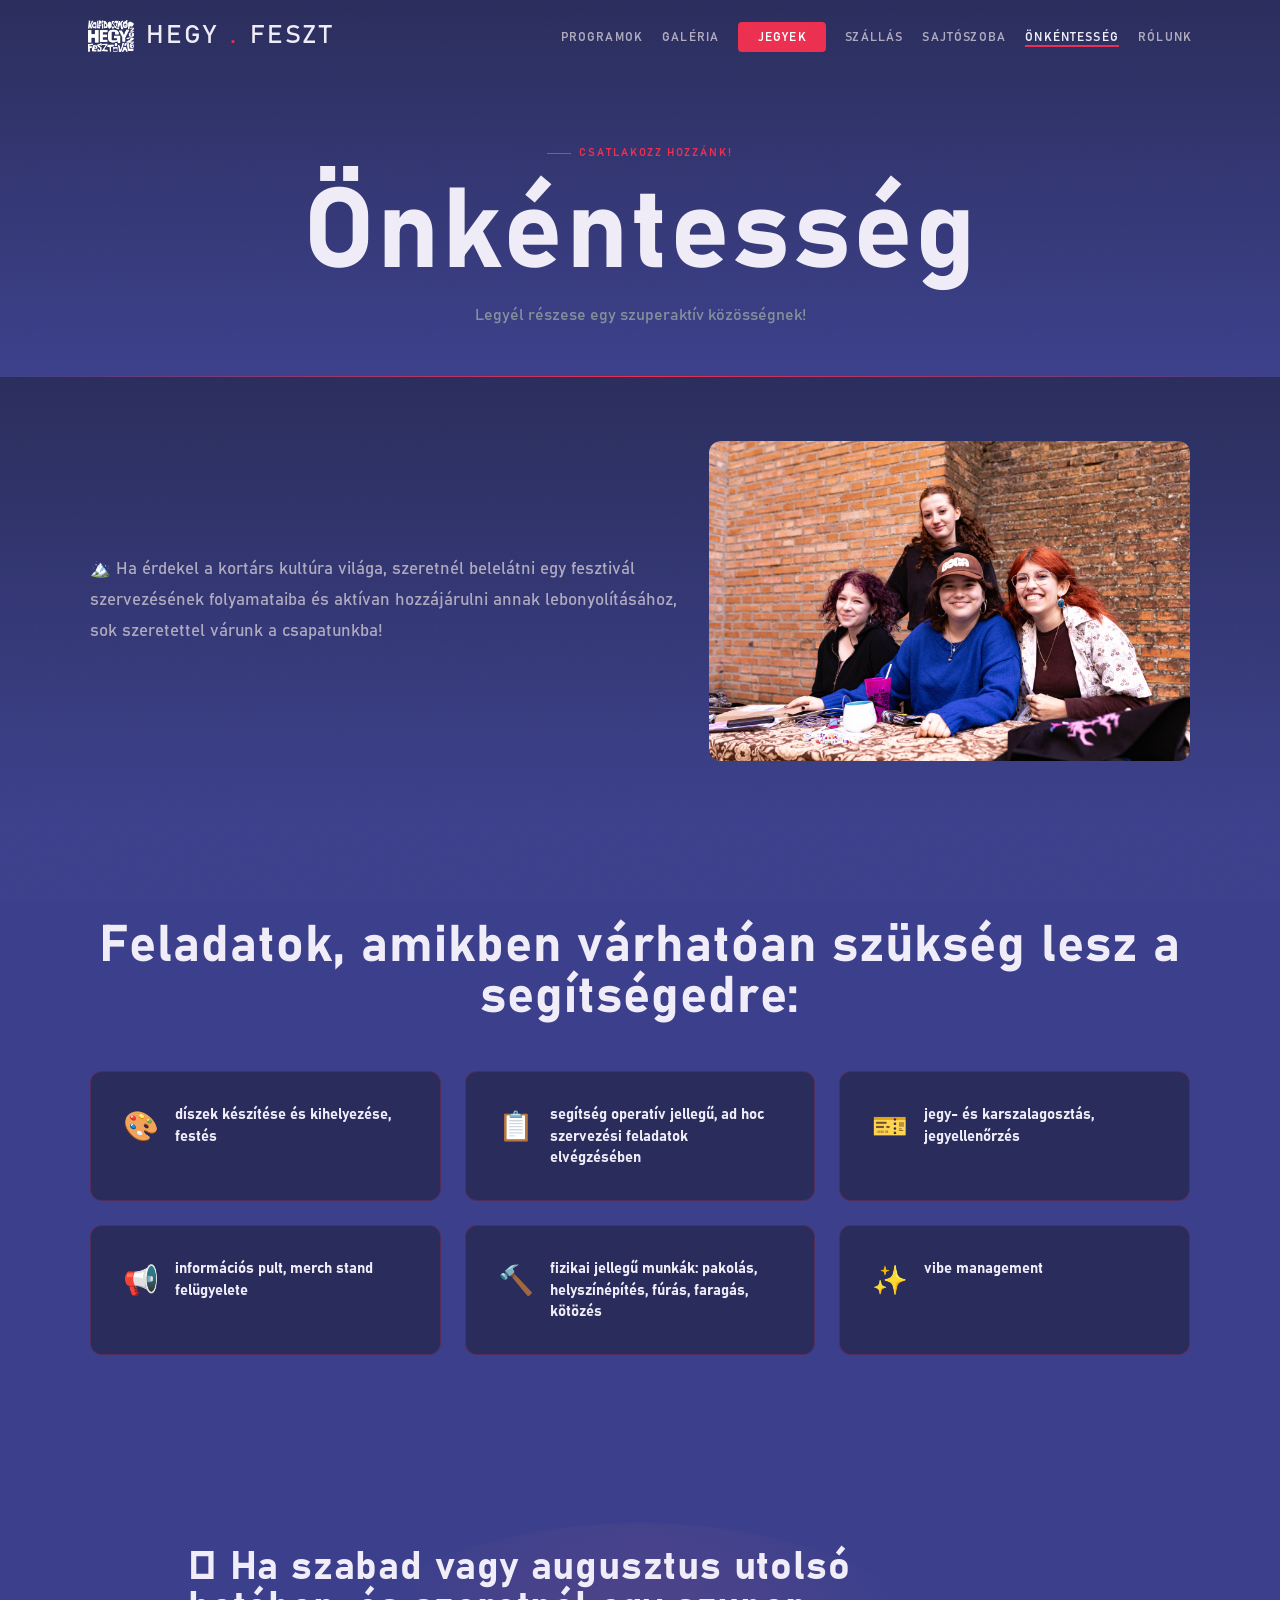
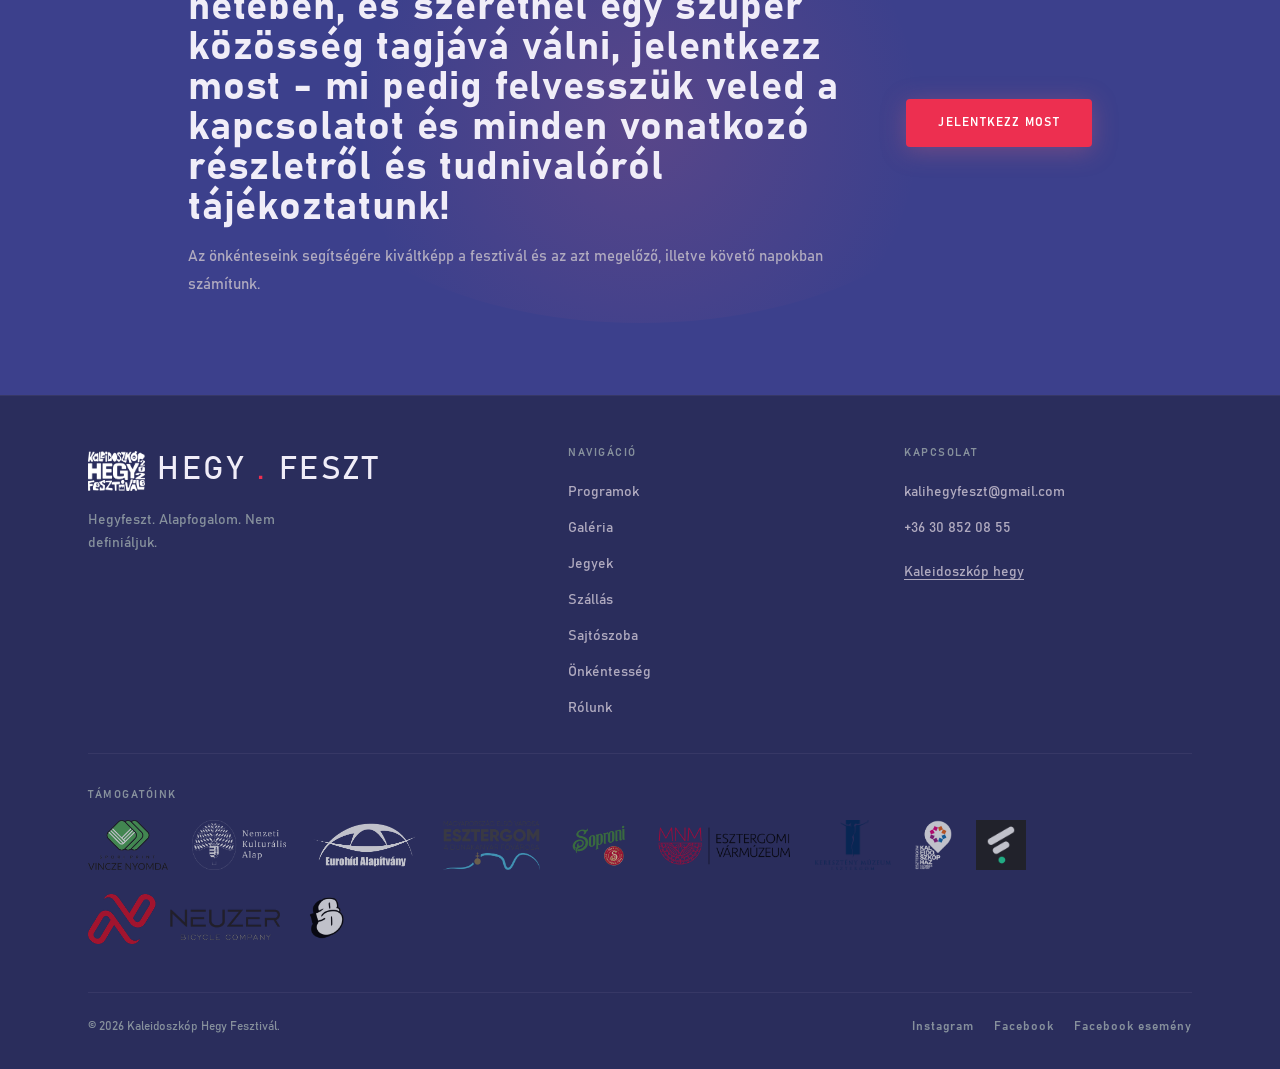
<file: volunteers.html>
<!DOCTYPE html>
<html lang="hu">
<head>
  <meta charset="UTF-8">
  <meta name="viewport" content="width=device-width, initial-scale=1.0">
  <title></title>
  <link rel="stylesheet" href="css/global.css">
  <link rel="stylesheet" href="css/volunteers.css">
</head>
<body>

  <nav class="nav scrolled" id="nav"></nav>

  <header class="page-header">
    <div class="container">
      <div class="section-label" id="volunteersPageSectionLabel"></div>
      <h1 class="page-header__title" id="volunteersPageTitle"></h1>
      <p class="page-header__sub" id="volunteersPageSubtitle"></p>
    </div>
  </header>

  <!-- Volunteer intro -->
  <section class="volunteer-intro">
    <div class="container">
      <div class="volunteer-intro-content reveal">
        <div class="volunteer-intro-copy">
          <p class="volunteer-intro-text" id="volunteerIntroText"></p>
        </div>
        <div class="volunteer-intro-media">
          <img class="volunteer-intro-image" id="volunteerIntroImage" src="images/volunteer.jpg" alt="Hegyfeszt önkéntesek">
        </div>
      </div>
    </div>
  </section>

  <!-- Tasks -->
  <section class="volunteer-tasks">
    <div class="container">
      <h2 class="tasks-title reveal reveal-delay-1" id="volunteerTasksTitle"></h2>
      <div class="tasks-grid reveal reveal-delay-2" id="tasksGrid"></div>
    </div>
  </section>

  <!-- CTA -->
  <section class="volunteer-cta">
    <div class="glow-cranberry" style="top:50%;left:50%;transform:translate(-50%,-50%);width:700px;height:400px;"></div>
    <div class="container volunteer-cta-inner reveal">
      <div class="volunteer-cta-text">
        <h2 class="volunteer-cta-title" id="volunteerCtaTitle"></h2>
        <p class="volunteer-cta-sub" id="volunteerCtaSub"></p>
      </div>
      <a class="btn btn--primary" href="#" target="_blank" id="volunteerCtaLink"></a>
    </div>
  </section>

  <footer class="footer" id="footer"></footer>

  <script src="data/site.js"></script>
  <script src="data/about.js"></script>
  <script src="js/global.js"></script>
  <script src="js/volunteers.js"></script>
</body>
</html>
</file>
<file: css/global.css>
/* ============================================================
   NOVA FEST — Global Styles
   ============================================================ */

@font-face {
  font-family: 'Bahnschrift';
  src: url('../bahnschrift.ttf') format('truetype');
}

@import url('https://fonts.googleapis.com/css2?family=Bebas+Neue&family=Instrument+Serif:ital@0;1&family=DM+Sans:wght@300;400;500;600&display=swap');

/* ---------- CSS Variables ---------- */
:root {
  --steel:    #3c408c;
  --cranberry:#ed2f50;
  --gray:     #86909c;
  --blue:     #3c408c;

  --steel-light: #4a4fa0;
  --steel-dark:  #2a2d5c;
  --cranberry-dim: rgba(237,47,80,0.15);
  --blue-dim:     rgba(60,64,140,0.15);

  /* Accent colors for artists */
  --accent-cranberry: #ed2f50;
  --accent-violet:    #9d4edd;
  --accent-orange:    #ff9500;
  --accent-teal:      #2dd4bf;
  --accent-emerald:   #10b981;
  --accent-indigo:    #6366f1;
  --accent-slate:     #64748b;
  --accent-pink:      #ec4899;
  --accent-amber:     #f59e0b;
  --accent-red:       #ef4444;
  --accent-sky:       #0ea5e9;
  --accent-forest:    #059669;

  --text-primary:   #f0edf8;
  --text-secondary: #b0aabf;
  --text-muted:     #86909c;

  --font-display: 'Bahnschrift', 'Bebas Neue', sans-serif;
  --font-serif:   'Instrument Serif', serif;
  --font-body:    'Bahnschrift', 'DM Sans', sans-serif;

  --nav-height: 72px;
  --max-w: 1200px;
  --radius: 4px;
  --radius-lg: 12px;

  --ease-out-expo: cubic-bezier(0.16, 1, 0.3, 1);
}

/* ---------- Reset ---------- */
*, *::before, *::after { box-sizing: border-box; margin: 0; padding: 0; }

html {
  font-size: 16px;
  scroll-behavior: smooth;
  -webkit-font-smoothing: antialiased;
}

body {
  background: var(--steel-dark);
  color: var(--text-primary);
  font-family: var(--font-body);
  font-weight: 400;
  line-height: 1.65;
  overflow-x: hidden;
}

img { display: block; max-width: 100%; }
a   { color: inherit; text-decoration: none; }
button { cursor: pointer; border: none; background: none; font-family: inherit; }
ul { list-style: none; }

/* ---------- Typography ---------- */
h1, h2, h3, h4 {
  font-family: var(--font-display);
  letter-spacing: 0.02em;
  line-height: 1;
}

.serif { font-family: var(--font-serif); }

/* ---------- Layout helpers ---------- */
.container {
  width: 100%;
  max-width: var(--max-w);
  margin: 0 auto;
  padding: 0 clamp(1rem, 5vw, 3rem);
}

section { padding: clamp(3rem, 8vw, 6rem) 0; }

/* ---------- Noise texture overlay ---------- */
body::before {
  content: '';
  position: fixed;
  inset: 0;
  pointer-events: none;
  z-index: 9999;
  opacity: 0.025;
  background-image: url("data:image/svg+xml,%3Csvg viewBox='0 0 200 200' xmlns='http://www.w3.org/2000/svg'%3E%3Cfilter id='n'%3E%3CfeTurbulence type='fractalNoise' baseFrequency='0.9' numOctaves='4'/%3E%3C/filter%3E%3Crect width='100%25' height='100%25' filter='url(%23n)'/%3E%3C/svg%3E");
  background-size: 200px;
}

/* ---------- Navigation ---------- */
.nav {
  position: fixed;
  top: 0; left: 0; right: 0;
  z-index: 1000;
  height: var(--nav-height);
  display: flex;
  align-items: center;
  transition: background 0.4s ease, box-shadow 0.4s ease;
}

.nav.scrolled {
  background: rgba(19,15,30,0.92);
  backdrop-filter: blur(20px);
  -webkit-backdrop-filter: blur(20px);
  box-shadow: 0 1px 0 rgba(218,97,124,0.15);
}

.nav__inner {
  width: 100%;
  max-width: var(--max-w);
  margin: 0 auto;
  padding: 0 clamp(1rem, 5vw, 3rem);
  display: flex;
  align-items: center;
  justify-content: space-between;
}

.nav__logo {
  font-family: var(--font-display);
  font-size: 1.6rem;
  letter-spacing: 0.08em;
  color: var(--text-primary);
  transition: color 0.2s;
  display: flex;
  align-items: center;
  gap: 0.75rem;
}

.nav__logo img {
  height: 32px;
  width: auto;
}

.nav__logo span { color: var(--cranberry); }

.nav__links {
  display: flex;
  gap: clamp(0.9rem, 1.5vw, 2rem);
  align-items: center;
}

.nav__link {
  font-size: 0.72rem;
  font-weight: 600;
  letter-spacing: 0.1em;
  text-transform: uppercase;
  color: var(--text-secondary);
  position: relative;
  transition: color 0.2s;
}

.nav__link::after {
  content: '';
  position: absolute;
  bottom: -4px; left: 0;
  width: 0; height: 2px;
  background: var(--cranberry);
  transition: width 0.3s var(--ease-out-expo);
}

.nav__link:hover, .nav__link.active { color: var(--text-primary); }
.nav__link:hover::after, .nav__link.active::after { width: 100%; }

.nav__cta {
  font-size: 0.75rem;
  font-weight: 600;
  letter-spacing: 0.1em;
  text-transform: uppercase;
  padding: 0.55rem 1.2rem;
  background: var(--cranberry);
  color: #fff;
  border-radius: var(--radius);
  transition: background 0.2s, transform 0.2s;
}

.nav__cta:hover { background: #e8748d; transform: translateY(-1px); }

.nav__burger {
  display: none;
  flex-direction: column;
  gap: 5px;
  padding: 6px;
}

.nav__burger span {
  display: block;
  width: 24px;
  height: 2px;
  background: var(--text-primary);
  border-radius: 2px;
  transition: transform 0.3s, opacity 0.3s;
}

/* ---------- Mobile nav ---------- */
@media (max-width: 768px) {
  .nav__links { display: none; }
  .nav__burger { display: flex; }

  .nav__links.open {
    display: flex;
    flex-direction: column;
    position: fixed;
    top: var(--nav-height); left: 0; right: 0;
    background: rgba(19,15,30,0.97);
    backdrop-filter: blur(24px);
    padding: 2rem;
    gap: 1.5rem;
    border-top: 1px solid rgba(218,97,124,0.2);
  }

  .nav__link { font-size: 1rem; }
  .nav__cta  { align-self: flex-start; }
}

/* ---------- Buttons ---------- */
.btn {
  display: inline-flex;
  align-items: center;
  gap: 0.5rem;
  font-family: var(--font-body);
  font-size: 0.78rem;
  font-weight: 600;
  letter-spacing: 0.1em;
  text-transform: uppercase;
  padding: 0.85rem 2rem;
  border-radius: var(--radius);
  transition: transform 0.2s, box-shadow 0.2s, background 0.2s, color 0.2s;
  cursor: pointer;
}

.btn:hover { transform: translateY(-2px); }

.btn--primary {
  background: var(--cranberry);
  color: #fff;
  box-shadow: 0 4px 24px rgba(218,97,124,0.35);
}
.btn--primary:hover { background: #e8748d; box-shadow: 0 6px 32px rgba(218,97,124,0.5); }

.btn--secondary {
  background: transparent;
  color: var(--text-primary);
  border: 1.5px solid rgba(240,237,248,0.25);
}
.btn--secondary:hover {
  border-color: var(--text-primary);
  box-shadow: 0 4px 20px rgba(240,237,248,0.08);
}

.btn--blue {
  background: var(--blue);
  color: #fff;
  box-shadow: 0 4px 24px rgba(62,112,159,0.35);
}
.btn--blue:hover { background: #4d83b5; box-shadow: 0 6px 32px rgba(62,112,159,0.5); }

.btn--ghost {
  background: transparent;
  color: var(--cranberry);
  border: 1.5px solid var(--cranberry);
  padding: 0.6rem 1.4rem;
}
.btn--ghost:hover { background: var(--cranberry-dim); }

.btn--sm { font-size: 0.7rem; padding: 0.55rem 1.2rem; }

/* ---------- Section labels ---------- */
.section-label {
  display: inline-flex;
  align-items: center;
  gap: 0.5rem;
  font-size: 0.68rem;
  font-weight: 600;
  letter-spacing: 0.18em;
  text-transform: uppercase;
  color: var(--cranberry);
  margin-bottom: 1rem;
}

.section-label::before {
  content: '';
  width: 24px;
  height: 1.5px;
  background: var(--cranberry);
}

/* ---------- Page header (sub-pages) ---------- */
.page-header {
  padding-top: calc(var(--nav-height) + 4rem);
  padding-bottom: 3rem;
  text-align: center;
  background: linear-gradient(180deg, var(--steel-dark) 0%, var(--steel) 100%);
  position: relative;
  overflow: hidden;
}

.page-header::after {
  content: '';
  position: absolute;
  bottom: 0; left: 0; right: 0;
  height: 1px;
  background: linear-gradient(90deg, transparent, var(--cranberry), transparent);
}

.page-header__title {
  font-size: clamp(3.5rem, 10vw, 7rem);
  color: var(--text-primary);
}

.page-header__sub {
  font-size: 1rem;
  color: var(--text-muted);
  margin-top: 0.75rem;
}

/* ---------- Divider ---------- */
.divider {
  width: 100%;
  height: 1px;
  background: linear-gradient(90deg, transparent, rgba(134,144,156,0.2), transparent);
  margin: 0;
}

/* ---------- Tag / badge ---------- */
.tag {
  display: inline-block;
  font-size: 0.62rem;
  font-weight: 600;
  letter-spacing: 0.12em;
  text-transform: uppercase;
  padding: 0.25rem 0.65rem;
  border-radius: 100px;
  background: var(--blue-dim);
  color: var(--blue);
  border: 1px solid rgba(62,112,159,0.3);
}

.tag--cranberry {
  background: var(--cranberry-dim);
  color: var(--cranberry);
  border-color: rgba(218,97,124,0.3);
}

.tag--gray {
  background: rgba(134,144,156,0.12);
  color: var(--gray);
  border-color: rgba(134,144,156,0.25);
}

/* ---------- Cards ---------- */
.card {
  background: var(--steel);
  border: 1px solid rgba(240,237,248,0.06);
  border-radius: var(--radius-lg);
  overflow: hidden;
  transition: transform 0.3s var(--ease-out-expo), box-shadow 0.3s;
}

.card:hover {
  transform: translateY(-4px);
  box-shadow: 0 16px 40px rgba(0,0,0,0.4);
}

/* ---------- Footer ---------- */
.footer {
  background: var(--steel-dark);
  border-top: 1px solid rgba(240,237,248,0.06);
  padding: 3rem 0 2rem;
}

.footer__inner {
  display: grid;
  grid-template-columns: 1.5fr 1fr 1fr;
  gap: 3rem;
}

.footer__logo {
  font-family: var(--font-display);
  font-size: 2rem;
  letter-spacing: 0.08em;
  margin-bottom: 0.75rem;
  display: flex;
  align-items: center;
  gap: 0.75rem;
}

.footer__logo img {
  height: 40px;
  width: auto;
}

.footer__logo span { color: var(--cranberry); }

.footer__desc {
  font-size: 0.85rem;
  color: var(--text-muted);
  line-height: 1.7;
  max-width: 26ch;
}

.footer__heading {
  font-family: var(--font-body);
  font-size: 0.68rem;
  font-weight: 600;
  letter-spacing: 0.14em;
  text-transform: uppercase;
  color: var(--gray);
  margin-bottom: 1rem;
}

.footer__links {
  display: flex;
  flex-direction: column;
  gap: 0.6rem;
}

.footer__link {
  font-size: 0.875rem;
  color: var(--text-secondary);
  transition: color 0.2s;
}

.footer__link:hover { color: var(--cranberry); }

.site-location-link {
  text-decoration: underline;
  text-underline-offset: 0.18em;
}

.footer__bottom {
  margin-top: 3rem;
  padding-top: 1.5rem;
  border-top: 1px solid rgba(240,237,248,0.06);
  display: flex;
  justify-content: space-between;
  align-items: center;
  flex-wrap: wrap;
  gap: 1rem;
}

.footer__copy {
  font-size: 0.78rem;
  color: var(--text-muted);
}

.footer__social {
  display: flex;
  gap: 1.25rem;
}

.footer__social a {
  font-size: 0.78rem;
  font-weight: 600;
  letter-spacing: 0.08em;
  color: var(--text-muted);
  transition: color 0.2s;
}

.footer__social a:hover { color: var(--cranberry); }

.footer__sponsors {
  margin-top: 2rem;
  padding-top: 2rem;
  border-top: 1px solid rgba(240,237,248,0.06);
}

.footer__sponsors-grid {
  display: flex;
  flex-wrap: wrap;
  gap: 1.5rem;
  align-items: center;
}

.footer__sponsors-grid a {
  display: inline-flex;
  transition: transform 0.2s;
  cursor: pointer;
}

.footer__sponsors-grid a:hover {
  transform: scale(1.08);
}

.footer__sponsor-logo {
  height: 50px;
  width: auto;
  opacity: 0.8;
  transition: opacity 0.2s;
  filter: brightness(0.9);
}

.footer__sponsor-logo:hover {
  opacity: 1;
  filter: brightness(1);
}

@media (max-width: 768px) {
  .footer__inner { grid-template-columns: 1fr; gap: 2rem; }
  .footer__desc { max-width: 100%; }
  .footer__bottom { flex-direction: column; text-align: center; }
  .footer__sponsors-grid { gap: 1rem; }
  .footer__sponsor-logo { height: 40px; }
}

/* ---------- Reveal animations ---------- */
.reveal {
  opacity: 0;
  transform: translateY(30px);
  transition: opacity 0.7s var(--ease-out-expo), transform 0.7s var(--ease-out-expo);
}

.reveal.visible {
  opacity: 1;
  transform: translateY(0);
}

.reveal-delay-1 { transition-delay: 0.1s; }
.reveal-delay-2 { transition-delay: 0.2s; }
.reveal-delay-3 { transition-delay: 0.3s; }
.reveal-delay-4 { transition-delay: 0.4s; }

/* ---------- Glow accent ---------- */
.glow-cranberry {
  position: absolute;
  width: 500px; height: 500px;
  border-radius: 50%;
  background: radial-gradient(circle, rgba(218,97,124,0.18) 0%, transparent 70%);
  pointer-events: none;
}

.glow-blue {
  position: absolute;
  width: 600px; height: 600px;
  border-radius: 50%;
  background: radial-gradient(circle, rgba(62,112,159,0.15) 0%, transparent 70%);
  pointer-events: none;
}

/* ---------- Scrollbar ---------- */
::-webkit-scrollbar { width: 6px; }
::-webkit-scrollbar-track { background: var(--steel-dark); }
::-webkit-scrollbar-thumb { background: var(--steel-light); border-radius: 3px; }
::-webkit-scrollbar-thumb:hover { background: var(--gray); }

/* ---------- Selection ---------- */
::selection { background: var(--cranberry); color: #fff; }
</file>
<file: css/home.css>
/* ============================================================
   NOVA FEST — Home Page Styles
   ============================================================ */

/* ---------- Hero ---------- */
.hero {
  position: relative;
  min-height: 100svh;
  display: flex;
  flex-direction: column;
  justify-content: center;
  overflow: hidden;
  padding-top: var(--nav-height);
}

.hero__bg {
  position: absolute;
  inset: 0;
  pointer-events: none;
}

.hero__grid {
  position: absolute;
  inset: 0;
  background-image:
    linear-gradient(rgba(240,237,248,0.03) 1px, transparent 1px),
    linear-gradient(90deg, rgba(240,237,248,0.03) 1px, transparent 1px);
  background-size: 60px 60px;
  mask-image: radial-gradient(ellipse 80% 60% at 50% 40%, black 0%, transparent 100%);
}

/* Announcement banner */
.hero__announce {
  position: absolute;
  top: var(--nav-height);
  left: 0; right: 0;
  background: linear-gradient(90deg, var(--blue), var(--cranberry));
  padding: 0.55rem 1rem;
  text-align: center;
  font-size: 0.78rem;
  font-weight: 500;
  z-index: 10;
}

.hero__announce a { font-weight: 700; text-decoration: underline; margin-left: 0.5rem; }

.hero__content {
  position: relative;
  z-index: 2;
  padding-top: 3rem;
}

.hero__main {
  display: flex;
  align-items: center;
  gap: 1.5rem;
  flex-wrap: wrap;
}

.hero__headline {
  font-size: clamp(2rem, 8vw, 4rem);
  line-height: 0.92;
  color: var(--text-primary);
  flex-shrink: 1;
  width: 100%;
  max-width: 1120px;
  margin-bottom: 0;
}

.hero__headline img.hero-logo {
  max-width: 100%;
  height: auto;
  width: clamp(280px, 74vw, 1120px);
  display: block;
  margin: 0;
}

.hero__side {
  position: relative;
  min-height: 0;
}

.hero__eyebrow {
  display: flex;
  align-items: center;
  gap: 1rem;
  margin-bottom: 1.5rem;
}

.hero__ctas {
  display: none;
}

.hero__countdown-inline {
  position: fixed;
  right: 1rem;
  top: 50%;
  transform: translateY(-50%);
  z-index: 12;
}

.hero__countdown-inline .countdown__inner {
  background: rgba(19,15,30,0.82);
  backdrop-filter: blur(16px);
  border: 1px solid rgba(240,237,248,0.08);
  border-radius: var(--radius-lg);
  padding: 0.75rem 0.9rem;
  text-align: center;
  box-shadow: 0 18px 40px rgba(0,0,0,0.24);
}

.countdown__inner {
  background: rgba(19,15,30,0.82);
  backdrop-filter: blur(16px);
  border: 1px solid rgba(240,237,248,0.08);
  border-radius: var(--radius-lg);
  padding: 0.75rem 0.9rem;
  text-align: center;
}

.countdown__label {
  font-size: 0.55rem;
  font-weight: 600;
  letter-spacing: 0.14em;
  text-transform: uppercase;
  color: var(--text-muted);
  margin-bottom: 0.5rem;
}

.countdown__units {
  display: flex;
  gap: 0.5rem;
  align-items: flex-end;
  justify-content: center;
}

.countdown__unit {
  display: flex;
  flex-direction: column;
  align-items: center;
  gap: 0.12rem;
}

.countdown__num {
  font-family: var(--font-display);
  font-size: 1.4rem;
  line-height: 1;
  color: var(--text-primary);
  min-width: 2ch;
}

.countdown__name {
  font-size: 0.45rem;
  font-weight: 600;
  letter-spacing: 0.08em;
  text-transform: uppercase;
  color: var(--text-muted);
}

.countdown__sep {
  font-family: var(--font-display);
  font-size: 1.2rem;
  line-height: 1;
  color: var(--cranberry);
  align-self: center;
  margin: 0 0.1rem;
}

/* Scroll indicator */
.hero__scroll {
  position: absolute;
  bottom: 3rem; left: clamp(1rem, 5vw, 3rem);
  display: flex;
  align-items: center;
  gap: 1rem;
  font-size: 0.65rem;
  font-weight: 600;
  letter-spacing: 0.14em;
  text-transform: uppercase;
  color: var(--text-muted);
  z-index: 2;
  writing-mode: vertical-rl;
  transform: rotate(180deg);
}

.hero__scroll-line {
  width: 1.5px;
  height: 60px;
  background: linear-gradient(to top, var(--cranberry), transparent);
  animation: scrollPulse 2s ease infinite;
}

@keyframes scrollPulse {
  0%, 100% { opacity: 0.4; }
  50% { opacity: 1; }
}

@media (max-width: 768px) {
  .hero__scroll { display: none; }
  .hero__headline img.hero-logo { width: 100%; }
  .hero__countdown-inline {
    position: static;
    transform: none;
    margin: 2rem 0 0;
  }
  .countdown__inner { display: inline-block; }
}

/* ---------- Video ---------- */
.video-section {
  background: var(--steel);
  padding: clamp(4rem, 6vw, 6rem) 0;
}

.video-frame {
  margin-top: 1.5rem;
  position: relative;
  padding-top: 56.25%;
  overflow: hidden;
  border-radius: var(--radius-lg);
  box-shadow: var(--shadow-soft);
  background: #000;
}

.video-frame iframe {
  position: absolute;
  inset: 0;
  width: 100%;
  height: 100%;
  border: 0;
}

.home-info {
  margin-top: 2rem;
  display: grid;
  gap: 1rem;
}

.home-info p {
  font-size: 1rem;
  line-height: 1.9;
  color: var(--text-secondary);
}

.home-info p:last-child {
  font-weight: 600;
}

@media (max-width: 900px) {
  .home-info { gap: 1.25rem; }
}

/* ---------- Headliners ---------- */
.headliners {
  background: var(--steel);
  position: relative;
}

.headliners::before, .headliners::after {
  content: '';
  position: absolute;
  left: 0; right: 0;
  height: 60px;
  background: var(--steel-dark);
  clip-path: polygon(0 0, 100% 60%, 100% 0, 0 0);
}

.headliners::before { top: 0; }
.headliners::after  { bottom: 0; transform: scaleY(-1); }

.headliners__grid {
  display: grid;
  grid-template-columns: repeat(3, 1fr);
  gap: 1.5px;
  background: rgba(240,237,248,0.05);
  border-radius: var(--radius-lg);
  overflow: hidden;
  margin-top: 2rem;
}

.headliner-card {
  background: var(--steel);
  padding: 2.5rem 2rem;
  position: relative;
  overflow: hidden;
  cursor: pointer;
  text-decoration: none;
  display: block;
  transition: background 0.3s;
}

.headliner-card::before {
  content: '';
  position: absolute;
  top: 0; left: 0; right: 0;
  height: 3px;
  background: var(--cranberry);
  transform: scaleX(0);
  transform-origin: left;
  transition: transform 0.4s var(--ease-out-expo);
}

.headliner-card:hover::before { transform: scaleX(1); }
.headliner-card:hover { background: var(--steel-light); }

.headliner-card__night {
  font-size: 0.65rem;
  font-weight: 600;
  letter-spacing: 0.14em;
  text-transform: uppercase;
  color: var(--cranberry);
  margin-bottom: 0.75rem;
}

.headliner-card__name {
  font-size: clamp(2rem, 4vw, 3rem);
  color: var(--text-primary);
  line-height: 0.9;
  margin-bottom: 0.75rem;
}

.headliner-card__genre {
  font-size: 0.82rem;
  color: var(--text-muted);
}

.headliner-card__arrow {
  position: absolute;
  bottom: 1.5rem; right: 1.5rem;
  font-size: 1.5rem;
  color: var(--cranberry);
  opacity: 0;
  transform: translate(-4px, 4px);
  transition: opacity 0.3s, transform 0.3s;
}

.headliner-card:hover .headliner-card__arrow { opacity: 1; transform: translate(0,0); }

@media (max-width: 768px) {
  .headliners__grid { grid-template-columns: 1fr; }
}

/* ---------- Features ---------- */
.features { background: var(--steel-dark); }

.features__header {
  display: grid;
  grid-template-columns: 1fr 1fr;
  gap: 2rem;
  align-items: end;
  margin-bottom: 3rem;
}

.features__title {
  font-size: clamp(2rem, 4vw, 3.5rem);
  line-height: 1.05;
  color: var(--text-primary);
}

.features__title .serif {
  color: var(--cranberry);
  font-size: 1.1em;
}

.features__grid {
  display: grid;
  grid-template-columns: repeat(4, 1fr);
  gap: 1rem;
}

.feature-card {
  background: var(--steel);
  border: 1px solid rgba(240,237,248,0.05);
  border-radius: var(--radius-lg);
  padding: 2rem 1.5rem;
  transition: border-color 0.3s, transform 0.3s var(--ease-out-expo);
}

.feature-card:hover {
  border-color: rgba(218,97,124,0.3);
  transform: translateY(-4px);
}

.feature-card__icon {
  font-size: 2rem;
  margin-bottom: 1.25rem;
}

.feature-card__title {
  font-family: var(--font-body);
  font-size: 0.9rem;
  font-weight: 700;
  letter-spacing: 0.04em;
  color: var(--text-primary);
  margin-bottom: 0.5rem;
}

.feature-card__body {
  font-size: 0.82rem;
  color: var(--text-muted);
  line-height: 1.65;
}

@media (max-width: 900px) {
  .features__header { grid-template-columns: 1fr; }
  .features__grid   { grid-template-columns: repeat(2, 1fr); }
}

@media (max-width: 540px) {
  .features__grid { grid-template-columns: 1fr; }
}

/* ---------- CTA Band ---------- */
.cta-band {
  background: linear-gradient(135deg, var(--steel) 0%, var(--steel-dark) 100%);
  border-top: 1px solid rgba(218,97,124,0.15);
  border-bottom: 1px solid rgba(218,97,124,0.15);
  position: relative;
  overflow: hidden;
  padding: clamp(3rem, 6vw, 5rem) 0;
}

.cta-band__inner {
  display: flex;
  align-items: center;
  justify-content: space-between;
  gap: 2rem;
  flex-wrap: wrap;
  position: relative;
  z-index: 2;
}

.cta-band__title {
  font-size: clamp(2rem, 4vw, 3rem);
  color: var(--text-primary);
  margin-bottom: 0.5rem;
}

.cta-band__sub {
  font-size: 1rem;
  color: var(--text-muted);
}
</file>
<file: css/about.css>
/* ============================================================
   NOVA FEST — About Page Styles
   ============================================================ */

/* ---------- Story ---------- */
.about-image-wrap {
  max-width: 400px;
  width: 100%;
  margin: 0;
  border-radius: var(--radius-lg);
  overflow: hidden;
  box-shadow: var(--shadow-soft);
  align-self: start;
}

.about-image {
  width: 100%;
  height: auto;
  display: block;
}

.story-section {
  background: var(--steel-dark);
}

.story-inner {
  display: grid;
  grid-template-columns: minmax(270px, 400px) minmax(220px, 320px);
  grid-template-areas:
    "image stats"
    "text text";
  gap: 1.75rem 1.5rem;
  align-items: start;
}

.story-inner .about-image-wrap {
  grid-area: image;
}

.story-inner #storyStats {
  grid-area: stats;
}

.story-inner #storyText {
  grid-area: text;
}

.story-text {}

.story-heading {
  font-size: clamp(2.5rem, 5vw, 4.5rem);
  color: var(--text-primary);
  line-height: 1;
  margin-bottom: 2rem;
}

.story-heading em {
  font-family: var(--font-serif);
  font-style: italic;
  color: var(--cranberry);
}

.story-para {
  font-size: 1rem;
  color: var(--text-secondary);
  line-height: 1.85;
  margin-bottom: 1.25rem;
}

.story-para:first-of-type {
  font-size: 1.1rem;
  color: var(--text-primary);
  font-weight: 300;
}

/* Stats */
.story-stats {
  display: grid;
  grid-template-columns: 1fr 1fr;
  gap: 1px;
  background: rgba(240,237,248,0.06);
  border: 1px solid rgba(240,237,248,0.06);
  border-radius: var(--radius-lg);
  overflow: hidden;
}

.stat-cell {
  background: var(--steel);
  padding: 2rem 1.75rem;
  transition: background 0.25s;
}

.stat-cell:hover { background: var(--steel-light); }

.stat-value {
  font-family: var(--font-display);
  font-size: 3rem;
  color: var(--cranberry);
  line-height: 1;
  margin-bottom: 0.4rem;
}

.stat-label {
  font-size: 0.75rem;
  font-weight: 600;
  letter-spacing: 0.1em;
  text-transform: uppercase;
  color: var(--text-muted);
}

@media (max-width: 900px) {
  .story-inner {
    grid-template-columns: 1fr;
    grid-template-areas:
      "image"
      "stats"
      "text";
    gap: 3rem;
  }
  .about-image-wrap {
    max-width: 520px;
    justify-self: center;
  }
}

/* ---------- Values ---------- */
.values-section {
  background: var(--steel);
}

.values-title {
  font-size: clamp(2rem, 4vw, 3.5rem);
  color: var(--text-primary);
  margin-bottom: 2.5rem;
}

.values-title .serif {
  color: var(--cranberry);
  font-size: 1.05em;
}

.values-grid {
  display: grid;
  grid-template-columns: repeat(4, 1fr);
  gap: 1px;
  background: rgba(240,237,248,0.06);
  border: 1px solid rgba(240,237,248,0.06);
  border-radius: var(--radius-lg);
  overflow: hidden;
}

.value-card {
  background: var(--steel);
  padding: 2.5rem 2rem;
  transition: background 0.25s;
}

.value-card:hover { background: var(--steel-light); }

.value-icon {
  font-size: 2rem;
  margin-bottom: 1.25rem;
}

.value-title {
  font-family: var(--font-body);
  font-size: 0.9rem;
  font-weight: 700;
  color: var(--text-primary);
  margin-bottom: 0.75rem;
  letter-spacing: 0.02em;
}

.value-body {
  font-size: 0.82rem;
  color: var(--text-muted);
  line-height: 1.7;
}

@media (max-width: 900px) {
  .values-grid { grid-template-columns: repeat(2, 1fr); }
}

@media (max-width: 540px) {
  .values-grid { grid-template-columns: 1fr; }
}

/* ---------- Team ---------- */
.team-section {
  background: var(--steel-dark);
}

.team-title {
  font-size: clamp(2rem, 4vw, 3.5rem);
  color: var(--text-primary);
  margin-bottom: 2.5rem;
}

.team-title .serif {
  color: var(--blue);
  font-size: 1.05em;
}

.team-grid {
  display: grid;
  grid-template-columns: repeat(3, 1fr);
  gap: 1.25rem;
}

.team-card {
  background: var(--steel);
  border: 1px solid rgba(240,237,248,0.06);
  border-radius: var(--radius-lg);
  padding: 2rem;
  display: flex;
  gap: 1.25rem;
  align-items: flex-start;
  transition: border-color 0.25s, transform 0.3s var(--ease-out-expo);
}

.team-card:hover {
  border-color: rgba(62,112,159,0.3);
  transform: translateY(-3px);
}

.team-avatar {
  width: 52px; height: 52px;
  border-radius: 50%;
  background: linear-gradient(135deg, var(--blue-dim), var(--cranberry-dim));
  border: 2px solid rgba(240,237,248,0.08);
  display: flex;
  align-items: center;
  justify-content: center;
  flex-shrink: 0;
  font-family: var(--font-display);
  font-size: 1.3rem;
  color: var(--text-muted);
}

.team-info {}

.team-name {
  font-family: var(--font-body);
  font-size: 0.95rem;
  font-weight: 700;
  color: var(--text-primary);
  margin-bottom: 0.2rem;
}

.team-role {
  font-size: 0.72rem;
  font-weight: 600;
  letter-spacing: 0.06em;
  color: var(--blue);
  margin-bottom: 0.6rem;
}

.team-bio {
  font-size: 0.8rem;
  color: var(--text-muted);
  line-height: 1.65;
}

@media (max-width: 900px) {
  .team-grid { grid-template-columns: repeat(2, 1fr); }
}

@media (max-width: 580px) {
  .team-grid { grid-template-columns: 1fr; }
}

/* ---------- Venue ---------- */
.venue-section {
  background: var(--steel);
}

.venue-inner {
  display: grid;
  grid-template-columns: 1.2fr 1fr;
  gap: 4rem;
  align-items: start;
}

.support-section {
  background: var(--steel-dark);
}

.support-content {
  display: grid;
  gap: 1rem;
}

.support-content p {
  color: var(--text-secondary);
  line-height: 1.8;
}

.support-details {
  background: rgba(240,237,248,0.05);
  border: 1px solid rgba(240,237,248,0.06);
  border-radius: var(--radius-lg);
  padding: 1.5rem;
  display: grid;
  gap: 0.75rem;
}

.support-details p {
  margin: 0;
  color: var(--text-primary);
  font-size: 0.95rem;
}

.venue-name {
  font-size: clamp(2rem, 4vw, 3rem);
  color: var(--text-primary);
  margin-bottom: 0.5rem;
}

.venue-address {
  font-size: 0.85rem;
  color: var(--cranberry);
  font-weight: 600;
  letter-spacing: 0.04em;
  margin-bottom: 1.5rem;
}

.venue-desc {
  font-size: 0.9rem;
  color: var(--text-secondary);
  line-height: 1.8;
}

.transport-heading {
  font-family: var(--font-body);
  font-size: 0.68rem;
  font-weight: 700;
  letter-spacing: 0.14em;
  text-transform: uppercase;
  color: var(--gray);
  margin-bottom: 1.25rem;
}

.transport-list {
  display: flex;
  flex-direction: column;
  gap: 1px;
  background: rgba(240,237,248,0.06);
  border: 1px solid rgba(240,237,248,0.06);
  border-radius: var(--radius-lg);
  overflow: hidden;
}

.transport-item {
  background: var(--steel-dark);
  display: flex;
  align-items: flex-start;
  gap: 1rem;
  padding: 1.25rem 1.5rem;
  transition: background 0.2s;
}

.transport-item:hover { background: var(--steel); }

.transport-mode { font-size: 1.4rem; flex-shrink: 0; }

.transport-label {
  font-size: 0.85rem;
  font-weight: 700;
  color: var(--text-primary);
  margin-bottom: 0.2rem;
}

.transport-detail {
  font-size: 0.78rem;
  color: var(--text-muted);
  line-height: 1.5;
}

@media (max-width: 900px) {
  .venue-inner { grid-template-columns: 1fr; gap: 2.5rem; }
}

/* ---------- Impressum ---------- */
.impresszum-section {
  background: var(--steel-dark);
}

.impressum-content {
  display: grid;
  gap: 2rem;
}

.impressum-intro {
  background: rgba(60,64,140,0.08);
  border: 1px solid rgba(60,64,140,0.2);
  border-radius: var(--radius-lg);
  padding: 2rem;
  color: var(--text-secondary);
  line-height: 1.8;
}

.impressum-block {
  background: var(--steel);
  border: 1px solid rgba(240,237,248,0.06);
  border-radius: var(--radius-lg);
  padding: 2rem;
  display: grid;
  gap: 1rem;
}

.impressum-block-title {
  font-family: var(--font-body);
  font-size: 0.75rem;
  font-weight: 700;
  letter-spacing: 0.12em;
  text-transform: uppercase;
  color: var(--cranberry);
  margin-bottom: 0.5rem;
}

.impressum-block-content {
  display: grid;
  gap: 0.5rem;
}

.impressum-line {
  font-size: 0.9rem;
  color: var(--text-secondary);
  line-height: 1.6;
}

.impressum-line strong {
  color: var(--text-primary);
  font-weight: 600;
}
</file>
<file: css/camping.css>
.camping-section {
  background: var(--steel-dark);
  padding-top: clamp(3rem, 6vw, 5rem);
}

.camping-intro {
  max-width: 760px;
  margin: 0 auto 2rem;
  text-align: center;
  color: var(--text-secondary);
  font-size: 1.05rem;
}

.camping-grid {
  display: grid;
  grid-template-columns: repeat(2, minmax(0, 1fr));
  gap: 1.25rem;
  margin-bottom: 2rem;
}

.camping-card {
  background: rgba(255,255,255,0.04);
  border: 1px solid rgba(240,237,248,0.08);
  border-radius: var(--radius-lg);
  padding: 1.5rem;
}

.camping-card__label {
  font-size: 0.72rem;
  font-weight: 700;
  letter-spacing: 0.12em;
  text-transform: uppercase;
  color: var(--text-muted);
  margin-bottom: 0.75rem;
}

.camping-card__description {
  color: var(--text-secondary);
  line-height: 1.7;
  margin-bottom: 1rem;
}

.camping-card__price {
  font-family: var(--font-display);
  font-size: clamp(1.5rem, 3vw, 2rem);
  color: var(--text-primary);
  line-height: 1;
}

.camping-note {
  max-width: 760px;
  margin: 0 auto 1.5rem;
  color: var(--text-secondary);
  text-align: center;
  line-height: 1.7;
}

.camping-actions {
  display: flex;
  justify-content: center;
}

@media (max-width: 768px) {
  .camping-grid {
    grid-template-columns: 1fr;
  }
}
</file>
<file: css/gallery.css>
/* ============================================================
   HEGYFESZT — Gallery Page Styles
   ============================================================ */

.gallery-page {
  padding: 6rem 0 4rem;
}

.gallery-credit {
  text-align: center;
  color: var(--text-muted);
  margin-bottom: 1.5rem;
  font-size: 0.95rem;
}

.gallery-header {
  text-align: center;
  margin-bottom: 3rem;
}

.gallery-header .section-label {
  display: inline-block;
  margin-bottom: 0.75rem;
}

.gallery-header h1 {
  font-size: clamp(2.4rem, 3vw, 4rem);
  line-height: 1.05;
}

.gallery-header p {
  margin-top: 1rem;
  color: var(--text-muted);
  max-width: 700px;
  margin-left: auto;
  margin-right: auto;
}

.gallery-grid {
  display: grid;
  gap: 1rem;
  grid-template-columns: repeat(auto-fit, minmax(280px, 1fr));
}

.gallery-card {
  overflow: hidden;
  border-radius: 1.25rem;
  background: var(--surface);
  box-shadow: var(--shadow-soft);
  aspect-ratio: 4 / 3;
  border: 0;
  padding: 0;
  cursor: zoom-in;
}

.gallery-card img {
  display: block;
  width: 100%;
  height: 100%;
  object-fit: cover;
  transition: transform 0.4s ease;
}

.gallery-card:hover img {
  transform: scale(1.04);
}

.gallery-modal {
  position: fixed;
  inset: 0;
  z-index: 2000;
  display: flex;
  align-items: center;
  justify-content: center;
  padding: 2rem;
  background: rgba(19, 15, 30, 0.92);
  backdrop-filter: blur(18px);
  opacity: 0;
  pointer-events: none;
  transition: opacity 0.25s ease;
}

.gallery-modal.is-open {
  opacity: 1;
  pointer-events: auto;
}

.gallery-modal__image {
  max-width: min(92vw, 1100px);
  max-height: 88vh;
  width: auto;
  height: auto;
  border-radius: 1rem;
  box-shadow: 0 24px 80px rgba(0, 0, 0, 0.5);
}

.gallery-modal__close {
  position: absolute;
  top: 1.25rem;
  right: 1.25rem;
  width: 2.75rem;
  height: 2.75rem;
  border-radius: 999px;
  background: rgba(240, 237, 248, 0.12);
  color: var(--text-primary);
  font-size: 1.8rem;
  line-height: 1;
}

.modal-open {
  overflow: hidden;
}
</file>
<file: css/pressroom.css>
.pressroom-section {
  background: var(--steel-dark);
  padding-top: clamp(3rem, 6vw, 5rem);
}

.pressroom-card {
  background: rgba(255,255,255,0.04);
  border: 1px solid rgba(240,237,248,0.08);
  border-radius: var(--radius-lg);
  padding: clamp(1.5rem, 4vw, 2.5rem);
  display: flex;
  align-items: center;
  justify-content: space-between;
  gap: 2rem;
  max-width: 860px;
  margin: 0 auto;
}

.pressroom-copy {
  flex: 1;
}

.pressroom-copy h2 {
  font-size: clamp(2rem, 4vw, 3rem);
  margin-bottom: 0.75rem;
}

.pressroom-copy p {
  color: var(--text-secondary);
  line-height: 1.7;
}

.pressroom-actions {
  flex-shrink: 0;
}

@media (max-width: 768px) {
  .pressroom-card {
    flex-direction: column;
    text-align: center;
  }
}
</file>
<file: css/schedule.css>
/* ============================================================
   NOVA FEST — Schedule Page Styles
   ============================================================ */

.programs-hero {
  background-image: linear-gradient(180deg, rgba(42,45,92,0.25), rgba(42,45,92,0.6)),
    url('../images/hatter-hullam.jpg');
  background-size: cover;
  background-position: center;
  background-repeat: no-repeat;
  padding: calc(var(--nav-height) + 1rem) 0 0.5rem;
}

.programs-hero .container {
  display: flex;
  justify-content: center;
}

.programs-hero__image {
  width: min(100%, 1200px);
  height: auto;
  display: block;
}

.schedule-section { background: var(--steel-dark); }

/* ---------- Day Tabs ---------- */
.schedule-tabs {
  display: flex;
  gap: 0.5rem;
  margin-bottom: 2rem;
  border-bottom: 1px solid rgba(240,237,248,0.08);
  padding-bottom: 0;
  overflow-x: auto;
}

.schedule-tab {
  font-family: var(--font-body);
  font-size: 0.78rem;
  font-weight: 600;
  letter-spacing: 0.1em;
  text-transform: uppercase;
  color: var(--text-muted);
  padding: 0.85rem 1.75rem;
  border-radius: var(--radius) var(--radius) 0 0;
  border: 1px solid transparent;
  border-bottom: none;
  cursor: pointer;
  position: relative;
  transition: color 0.2s, background 0.2s;
  white-space: nowrap;
  background: none;
}

.schedule-tab::after {
  content: '';
  position: absolute;
  bottom: -1px; left: 0; right: 0;
  height: 2px;
  background: var(--cranberry);
  transform: scaleX(0);
  transition: transform 0.3s var(--ease-out-expo);
}

.schedule-tab.active {
  color: var(--text-primary);
  background: var(--steel);
  border-color: rgba(240,237,248,0.08);
}

.schedule-tab.active::after { transform: scaleX(1); }
.schedule-tab:hover:not(.active) { color: var(--text-secondary); }

/* ---------- Stage Filter ---------- */
.schedule-filters {
  display: flex;
  gap: 0.5rem;
  flex-wrap: wrap;
  margin-bottom: 2rem;
  align-items: center;
}

.filter-label {
  font-size: 0.68rem;
  font-weight: 600;
  letter-spacing: 0.12em;
  text-transform: uppercase;
  color: var(--text-muted);
  margin-right: 0.5rem;
}

.filter-btn {
  font-family: var(--font-body);
  font-size: 0.72rem;
  font-weight: 600;
  letter-spacing: 0.08em;
  text-transform: uppercase;
  padding: 0.4rem 1rem;
  border-radius: 100px;
  border: 1.5px solid rgba(240,237,248,0.12);
  color: var(--text-muted);
  cursor: pointer;
  transition: all 0.2s;
  background: none;
}

.filter-btn:hover { border-color: var(--gray); color: var(--text-secondary); }

.filter-btn.active {
  background: var(--cranberry);
  border-color: var(--cranberry);
  color: #fff;
}

/* ---------- Schedule Grid ---------- */
.schedule-grid {
  display: flex;
  flex-direction: column;
  gap: 0.75rem;
}

.schedule-slot {
  display: grid;
  grid-template-columns: 80px 1fr;
  align-items: center;
  gap: 1.25rem;
  background: var(--steel);
  border: 1px solid rgba(240,237,248,0.06);
  border-radius: var(--radius-lg);
  padding: 1.25rem 1.75rem;
  transition: border-color 0.25s, transform 0.25s var(--ease-out-expo);
  cursor: default;
}

.schedule-slot:hover {
  border-color: rgba(218,97,124,0.25);
  transform: translateX(4px);
}

.slot-time {
  font-family: var(--font-display);
  font-size: 1.4rem;
  color: var(--text-muted);
  letter-spacing: 0.04em;
  min-width: 60px;
}

.slot-artist {
  font-family: var(--font-display);
  font-size: 1.5rem;
  color: var(--text-primary);
  letter-spacing: 0.02em;
}

.slot-body {
  display: flex;
  flex-direction: column;
  gap: 0.35rem;
}

.slot-stage {
  display: inline-flex;
  align-self: flex-start;
  font-size: 0.68rem;
  font-weight: 600;
  letter-spacing: 0.1em;
  text-transform: uppercase;
  color: var(--cranberry);
  white-space: nowrap;
  padding: 0.25rem 0.55rem;
  border: 1px solid rgba(218,97,124,0.22);
  border-radius: 999px;
  background: rgba(218,97,124,0.08);
}

/* Hidden slots (filtered) */
.schedule-slot.hidden {
  display: none;
}

/* Empty state */
.schedule-empty {
  text-align: center;
  padding: 4rem 2rem;
  color: var(--text-muted);
  font-size: 0.9rem;
}

@media (max-width: 768px) {
  .schedule-slot {
    grid-template-columns: 64px 1fr;
    gap: 0.5rem 1rem;
  }

  .slot-artist { font-size: 1.2rem; }
}
</file>
<file: css/tickets.css>
/* ============================================================
   NOVA FEST — Tickets Page Styles
   ============================================================ */

/* ---------- Ticket Tiers ---------- */
.tickets-section {
  background: var(--steel-dark);
  padding-bottom: 0;
}

.tickets-grid {
  display: grid;
  grid-template-columns: repeat(4, 1fr);
  gap: 1rem;
  margin-top: 1rem;
  align-items: stretch;
}

.ticket-card {
  background: var(--steel);
  border: 1px solid rgba(240,237,248,0.07);
  border-radius: var(--radius-lg);
  overflow: hidden;
  display: flex;
  flex-direction: column;
  transition: transform 0.3s var(--ease-out-expo), box-shadow 0.3s;
  position: relative;
  height: 100%;
}

.ticket-card:hover {
  transform: translateY(-6px);
  box-shadow: 0 24px 60px rgba(0,0,0,0.45);
}

/* Featured card */
.ticket-card--featured {
  border-color: var(--cranberry);
  box-shadow: 0 0 0 1px var(--cranberry), 0 12px 40px rgba(218,97,124,0.2);
  transform: translateY(-8px);
}

.ticket-card--featured:hover {
  transform: translateY(-14px);
}

/* Availability states */
.ticket-card--soldout .ticket-availability { color: var(--cranberry); }
.ticket-card--limited .ticket-availability { color: #f59e0b; }
.ticket-card--scarce  .ticket-availability { color: var(--cranberry); }

/* Card badge */
.ticket-badge {
  position: absolute;
  top: 1rem; right: 1rem;
  font-size: 0.6rem;
  font-weight: 700;
  letter-spacing: 0.12em;
  text-transform: uppercase;
  padding: 0.3rem 0.75rem;
  border-radius: 100px;
}

.ticket-card--featured .ticket-badge {
  background: var(--cranberry);
  color: #fff;
}

.ticket-card--soldout .ticket-badge {
  background: rgba(218,97,124,0.15);
  color: var(--cranberry);
  border: 1px solid rgba(218,97,124,0.35);
}

.ticket-card--limited .ticket-badge,
.ticket-card--scarce .ticket-badge {
  background: rgba(245,158,11,0.15);
  color: #f59e0b;
  border: 1px solid rgba(245,158,11,0.3);
}

/* Card header */
.ticket-card__header {
  padding: 1.75rem 1.75rem 0;
}

.ticket-label {
  font-family: var(--font-body);
  font-size: 0.72rem;
  font-weight: 700;
  letter-spacing: 0.14em;
  text-transform: uppercase;
  color: var(--gray);
  margin-bottom: 0.5rem;
}

.ticket-price {
  display: flex;
  align-items: baseline;
  gap: 0.15rem;
  margin-bottom: 0.5rem;
}

.ticket-currency {
  font-family: var(--font-display);
  font-size: 1.5rem;
  color: var(--text-muted);
  line-height: 1;
}

.ticket-amount {
  font-family: var(--font-display);
  font-size: 4rem;
  color: var(--text-primary);
  line-height: 1;
}

.ticket-card--featured .ticket-amount { color: var(--cranberry); }

.ticket-desc {
  font-size: 0.82rem;
  color: var(--text-muted);
  line-height: 1.5;
  padding-bottom: 1.25rem;
  border-bottom: 1px solid rgba(240,237,248,0.06);
}

/* Availability indicator */
.ticket-availability {
  font-size: 0.68rem;
  font-weight: 600;
  letter-spacing: 0.08em;
  color: #4ade80;
  margin-top: 0.6rem;
  display: flex;
  align-items: center;
  gap: 0.4rem;
}

.ticket-availability::before {
  content: '';
  width: 6px; height: 6px;
  border-radius: 50%;
  background: currentColor;
  box-shadow: 0 0 6px currentColor;
  animation: pulse 2s ease infinite;
}

@keyframes pulse {
  0%, 100% { opacity: 1; }
  50% { opacity: 0.4; }
}

/* Perks list */
.ticket-card__perks {
  padding: 1.25rem 1.75rem;
  flex: 1;
}

.ticket-perk {
  display: flex;
  align-items: flex-start;
  gap: 0.6rem;
  font-size: 0.82rem;
  color: var(--text-secondary);
  padding: 0.35rem 0;
  border-bottom: 1px solid rgba(240,237,248,0.04);
}

.ticket-perk:last-child { border-bottom: none; }

.perk-check {
  color: var(--cranberry);
  font-size: 0.75rem;
  margin-top: 2px;
  flex-shrink: 0;
}

/* Card CTA */
.ticket-card__footer {
  padding: 1.25rem 1.75rem 1.75rem;
}

.ticket-cta {
  display: block;
  width: 100%;
  text-align: center;
  font-family: var(--font-body);
  font-size: 0.78rem;
  font-weight: 700;
  letter-spacing: 0.1em;
  text-transform: uppercase;
  padding: 0.9rem 1rem;
  border-radius: var(--radius);
  transition: all 0.2s;
  cursor: pointer;
}

.ticket-card--featured .ticket-cta {
  background: var(--cranberry);
  color: #fff;
  border: none;
  box-shadow: 0 4px 20px rgba(218,97,124,0.35);
}

.ticket-card--featured .ticket-cta:hover {
  background: #e8748d;
  box-shadow: 0 6px 28px rgba(218,97,124,0.5);
  transform: translateY(-1px);
}

.ticket-card:not(.ticket-card--featured) .ticket-cta {
  background: transparent;
  color: var(--text-primary);
  border: 1.5px solid rgba(240,237,248,0.15);
}

.ticket-card:not(.ticket-card--featured) .ticket-cta:hover {
  border-color: rgba(240,237,248,0.4);
  background: rgba(240,237,248,0.04);
}

@media (max-width: 1024px) {
  .tickets-grid {
    grid-template-columns: repeat(2, 1fr);
  }
  .ticket-card--featured { transform: none; }
  .ticket-card--featured:hover { transform: translateY(-6px); }
}

@media (max-width: 580px) {
  .tickets-grid { grid-template-columns: 1fr; }
}

.external-links-section {
  padding: clamp(2rem, 5vw, 3.5rem) 0;
}

.tickets-overview {
  margin-top: 1rem;
  max-width: 760px;
  color: var(--text-secondary);
  line-height: 1.9;
  font-size: 0.95rem;
}

.ticket-highlights {
  margin-top: 1.25rem;
  padding: 1.5rem 1.5rem 1rem;
  background: rgba(255,255,255,0.04);
  border: 1px solid rgba(240,237,248,0.08);
  border-radius: var(--radius-lg);
  max-width: 760px;
}

.ticket-highlights p {
  margin: 0.5rem 0;
  color: var(--text-secondary);
  font-size: 0.95rem;
}

.ticket-highlights strong {
  color: var(--text-primary);
}

.link-buttons {
  display: flex;
  flex-wrap: wrap;
  gap: 1rem;
  margin-top: 1rem;
}

.link-buttons .btn {
  min-width: 220px;
}

@media (max-width: 640px) {
  .link-buttons { flex-direction: column; }
}

.page-tabs {
  display: inline-flex;
  flex-wrap: wrap;
  gap: 0.85rem;
  margin-top: 1.75rem;
}

.page-tab {
  display: inline-flex;
  align-items: center;
  justify-content: center;
  padding: 0.85rem 1.2rem;
  border-radius: var(--radius);
  border: 1px solid rgba(240,237,248,0.12);
  background: rgba(255,255,255,0.04);
  color: var(--text-primary);
  font-size: 0.9rem;
  font-weight: 700;
  text-decoration: none;
  transition: background 0.2s, border-color 0.2s, color 0.2s;
}

.page-tab:hover {
  background: rgba(255,255,255,0.08);
}

.page-tab--active {
  background: var(--cranberry);
  border-color: transparent;
  color: #fff;
}

/* ---------- Add-ons ---------- */
.addons-section {
  background: var(--steel-dark);
  padding-top: clamp(3rem, 6vw, 5rem);
}

.addons-title {
  font-size: clamp(2rem, 4vw, 3rem);
  color: var(--text-primary);
  margin-bottom: 2rem;
}

.addons-title .serif { color: var(--blue); }

.addons-grid {
  display: grid;
  grid-template-columns: repeat(4, 1fr);
  gap: 1rem;
}

.addon-card {
  background: var(--steel);
  border: 1px solid rgba(240,237,248,0.06);
  border-radius: var(--radius-lg);
  padding: 1.5rem;
  display: flex;
  flex-direction: column;
  gap: 0.5rem;
  transition: border-color 0.25s, transform 0.25s var(--ease-out-expo);
}

.addon-card:hover {
  border-color: rgba(62,112,159,0.35);
  transform: translateY(-3px);
}

.addon-label {
  font-family: var(--font-body);
  font-size: 0.85rem;
  font-weight: 700;
  color: var(--text-primary);
}

.addon-desc {
  font-size: 0.78rem;
  color: var(--text-muted);
  line-height: 1.5;
  flex: 1;
}

.addon-price {
  font-family: var(--font-display);
  font-size: 1.6rem;
  color: var(--text-primary);
  margin-top: 0.25rem;
}

.addon-cta {
  font-size: 0.7rem;
  font-weight: 600;
  letter-spacing: 0.1em;
  text-transform: uppercase;
  color: var(--blue);
  border: 1.5px solid rgba(62,112,159,0.4);
  border-radius: var(--radius);
  padding: 0.5rem;
  text-align: center;
  cursor: pointer;
  background: none;
  width: 100%;
  transition: background 0.2s, color 0.2s;
}

.addon-cta:hover {
  background: var(--blue);
  color: #fff;
}

@media (max-width: 900px) {
  .addons-grid { grid-template-columns: repeat(2, 1fr); }
}

@media (max-width: 540px) {
  .addons-grid { grid-template-columns: 1fr; }
}

/* ---------- Camping ---------- */
.camping-section {
  background: var(--steel);
  padding-top: clamp(3rem, 6vw, 5rem);
}

.camping-title {
  font-size: clamp(2rem, 4vw, 3rem);
  color: var(--text-primary);
  margin-bottom: 1rem;
}

.camping-intro {
  max-width: 760px;
  color: var(--text-secondary);
  line-height: 1.8;
  margin-bottom: 1.25rem;
}

.camping-grid {
  display: grid;
  grid-template-columns: repeat(2, 1fr);
  gap: 1rem;
}

.camping-card {
  min-height: 100%;
}

.camping-card .addon-desc {
  color: var(--text-secondary);
}

.camping-card .addon-price {
  color: var(--text-primary);
  font-size: 1.75rem;
}

.camping-note {
  margin-top: 1rem;
  max-width: 760px;
  color: var(--text-muted);
  line-height: 1.7;
  font-size: 0.9rem;
}

.camping-link {
  margin-top: 1rem;
  width: fit-content;
}

@media (max-width: 540px) {
  .camping-grid {
    grid-template-columns: 1fr;
  }

  .camping-link {
    width: 100%;
    justify-content: center;
  }
}

/* ---------- FAQ ---------- */
.faq-section {
  background: var(--steel);
  padding: clamp(3rem, 6vw, 5rem) 0;
}

.faq-inner {
  display: grid;
  grid-template-columns: 1fr 2fr;
  gap: 4rem;
  align-items: start;
}

.faq-title {
  font-size: clamp(2.5rem, 5vw, 4rem);
  color: var(--text-primary);
  line-height: 1;
  position: sticky;
  top: calc(var(--nav-height) + 2rem);
}

.faq-list {
  display: flex;
  flex-direction: column;
  gap: 0;
}

.faq-item {
  border-bottom: 1px solid rgba(240,237,248,0.08);
}

.faq-question {
  display: flex;
  justify-content: space-between;
  align-items: center;
  gap: 1rem;
  padding: 1.25rem 0;
  font-size: 0.9rem;
  font-weight: 600;
  color: var(--text-primary);
  cursor: pointer;
  user-select: none;
}

.faq-question:hover { color: var(--cranberry); }

.faq-icon {
  font-size: 1.2rem;
  color: var(--cranberry);
  transition: transform 0.3s;
  flex-shrink: 0;
}

.faq-item.open .faq-icon { transform: rotate(45deg); }

.faq-answer {
  font-size: 0.85rem;
  color: var(--text-muted);
  line-height: 1.75;
  max-height: 0;
  overflow: hidden;
  transition: max-height 0.4s var(--ease-out-expo), padding 0.3s;
}

.faq-item.open .faq-answer {
  max-height: 200px;
  padding-bottom: 1.25rem;
}

@media (max-width: 768px) {
  .faq-inner { grid-template-columns: 1fr; gap: 2rem; }
  .faq-title { position: static; }
}
</file>
<file: css/volunteers.css>
/* ============================================================
   Volunteer Page Styles
   ============================================================ */

/* ---------- Volunteer Intro ---------- */
.volunteer-intro {
  background: linear-gradient(180deg, var(--steel-dark) 0%, var(--steel) 100%);
  padding: 4rem 0;
}

.volunteer-intro-content {
  display: grid;
  grid-template-columns: minmax(0, 1.1fr) minmax(280px, 0.9fr);
  gap: 2rem;
  align-items: center;
  max-width: 1100px;
  margin: 0 auto;
}

.volunteer-intro-copy {
  text-align: left;
}

.volunteer-intro-heading {
  font-size: clamp(2.5rem, 5vw, 4rem);
  color: var(--text-primary);
  margin-bottom: 1.5rem;
  line-height: 1.1;
}

.volunteer-intro-text {
  font-size: 1.05rem;
  color: var(--text-secondary);
  line-height: 1.85;
}

.volunteer-intro-media {
  border-radius: var(--radius-lg);
  overflow: hidden;
  box-shadow: var(--shadow-soft);
}

.volunteer-intro-image {
  width: 100%;
  height: 100%;
  object-fit: cover;
}

/* ---------- Tasks ---------- */
.volunteer-tasks {
  background: var(--steel);
  padding: clamp(3rem, 8vw, 6rem) 0;
}

.tasks-title {
  font-size: clamp(2rem, 4vw, 3.5rem);
  color: var(--text-primary);
  margin-bottom: 3rem;
  text-align: center;
}

.tasks-grid {
  display: grid;
  grid-template-columns: repeat(auto-fit, minmax(280px, 1fr));
  gap: 1.5rem;
  max-width: 1100px;
  margin: 0 auto;
}

.task-card {
  background: var(--steel-dark);
  border: 1px solid rgba(237,47,80,0.2);
  border-radius: var(--radius-lg);
  padding: 2rem;
  display: flex;
  align-items: flex-start;
  gap: 1rem;
  transition: all 0.3s var(--ease-out-expo);
  cursor: default;
}

.task-card:hover {
  border-color: rgba(237,47,80,0.4);
  background: var(--steel-dark);
  box-shadow: 0 8px 32px rgba(237,47,80,0.1);
  transform: translateY(-4px);
}

.task-icon {
  font-size: 1.8rem;
  flex-shrink: 0;
  color: var(--cranberry);
}

.task-title {
  font-size: 0.95rem;
  font-weight: 700;
  color: var(--text-primary);
  line-height: 1.4;
}

/* ---------- Volunteer Info ---------- */
.volunteer-info {
  background: var(--steel-dark);
  padding: 3rem 0;
  text-align: center;
}

.volunteer-info-content {
  max-width: 700px;
  margin: 0 auto;
  background: rgba(60,64,140,0.12);
  border: 1px solid rgba(60,64,140,0.2);
  border-radius: var(--radius-lg);
  padding: 2rem;
}

.volunteer-info-text {
  font-size: 1rem;
  color: var(--text-secondary);
  line-height: 1.8;
  margin: 0;
}

/* ---------- CTA Section ---------- */
.volunteer-cta {
  background: var(--steel);
  padding: clamp(3rem, 8vw, 6rem) 0;
  position: relative;
  overflow: hidden;
}

.volunteer-cta-inner {
  display: flex;
  gap: 3rem;
  align-items: center;
  justify-content: space-between;
  flex-wrap: wrap;
  position: relative;
  z-index: 10;
  max-width: 1000px;
  margin: 0 auto;
}

.volunteer-cta-text {
  flex: 1;
  min-width: 280px;
}

.volunteer-cta-title {
  font-size: clamp(1.75rem, 4vw, 2.5rem);
  color: var(--text-primary);
  margin-bottom: 1rem;
}

.volunteer-cta-sub {
  font-size: 0.95rem;
  color: var(--text-secondary);
  line-height: 1.85;
}

.volunteer-cta .btn {
  flex-shrink: 0;
  white-space: nowrap;
}

@media (max-width: 768px) {
  .volunteer-intro-content {
    grid-template-columns: 1fr;
  }

  .volunteer-intro-copy {
    text-align: center;
  }

  .volunteer-cta-inner {
    flex-direction: column;
    align-items: flex-start;
  }
  
  .volunteer-cta .btn {
    width: 100%;
    justify-content: center;
  }
  
  .tasks-grid {
    grid-template-columns: 1fr;
  }
}

/* ---------- Page Header ---------- */
.page-header--volunteer .page-header__title {
  font-size: clamp(3rem, 8vw, 6rem);
}
</file>
